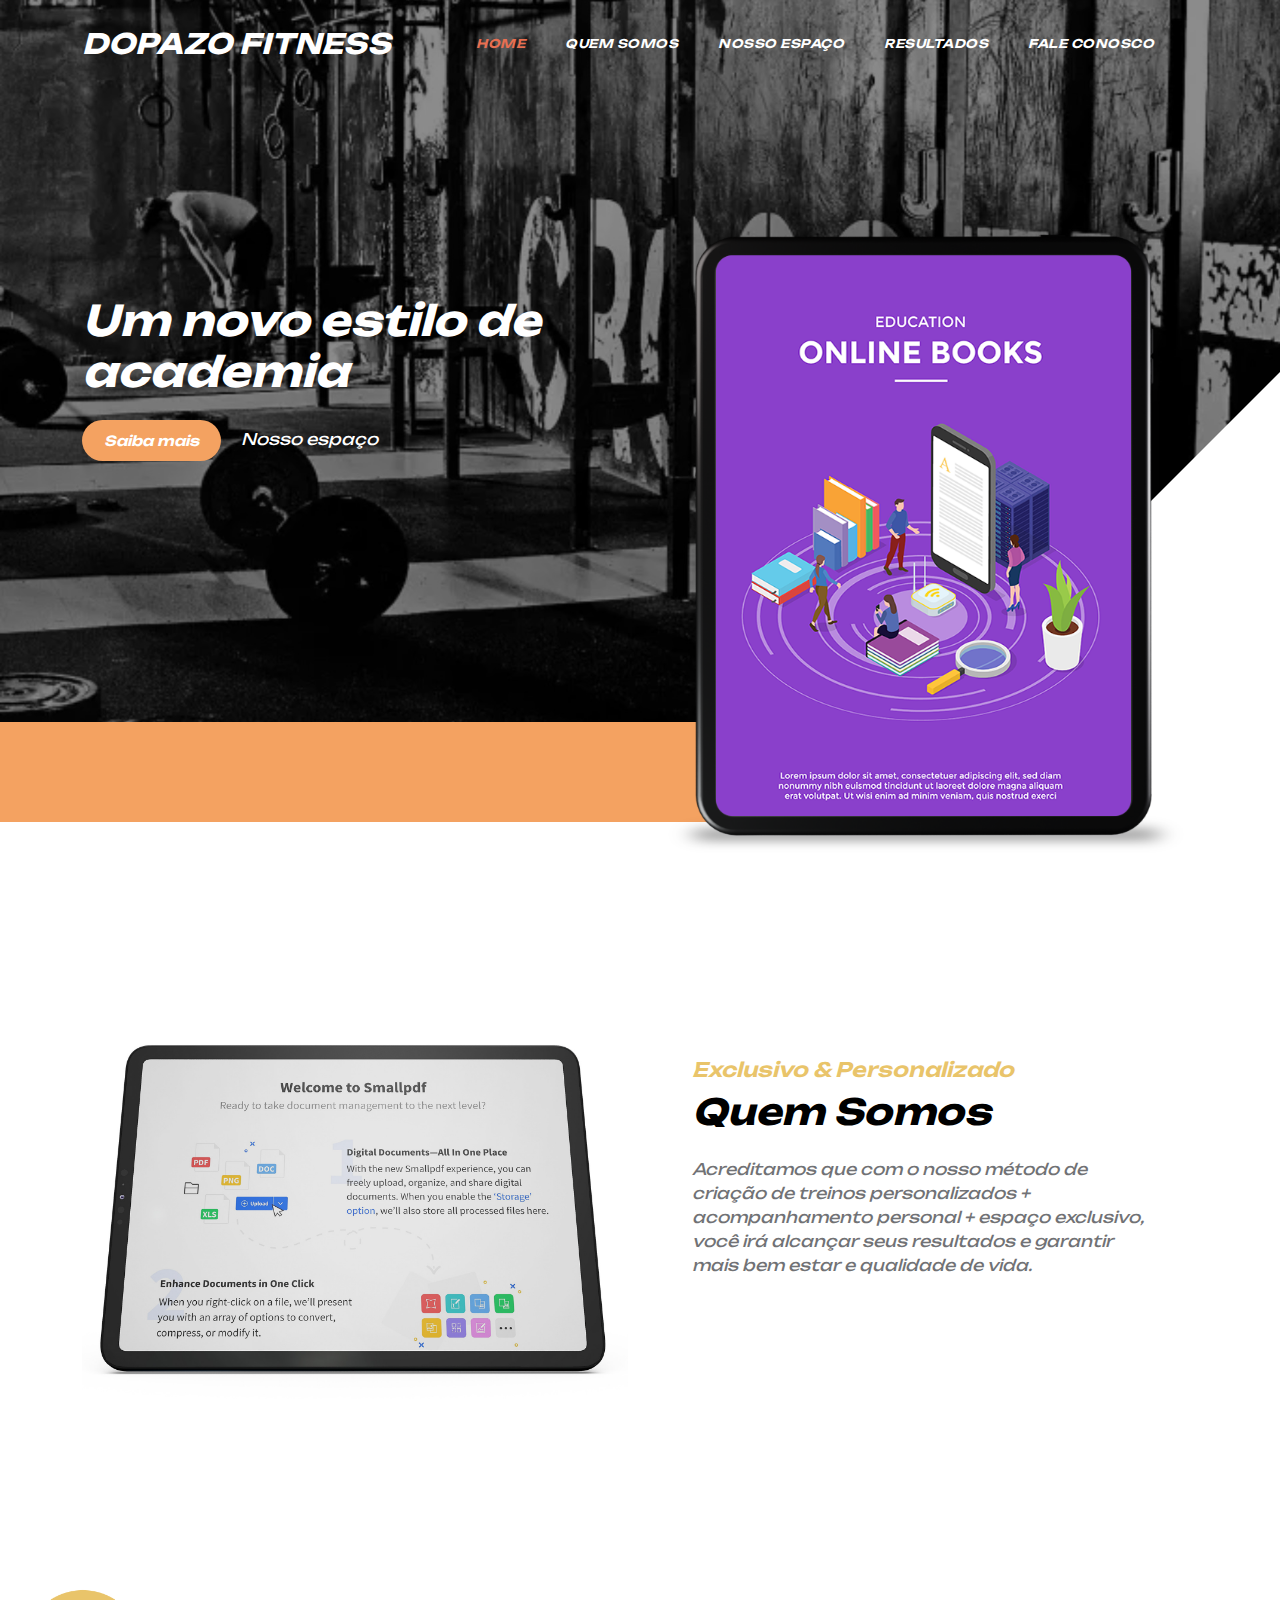
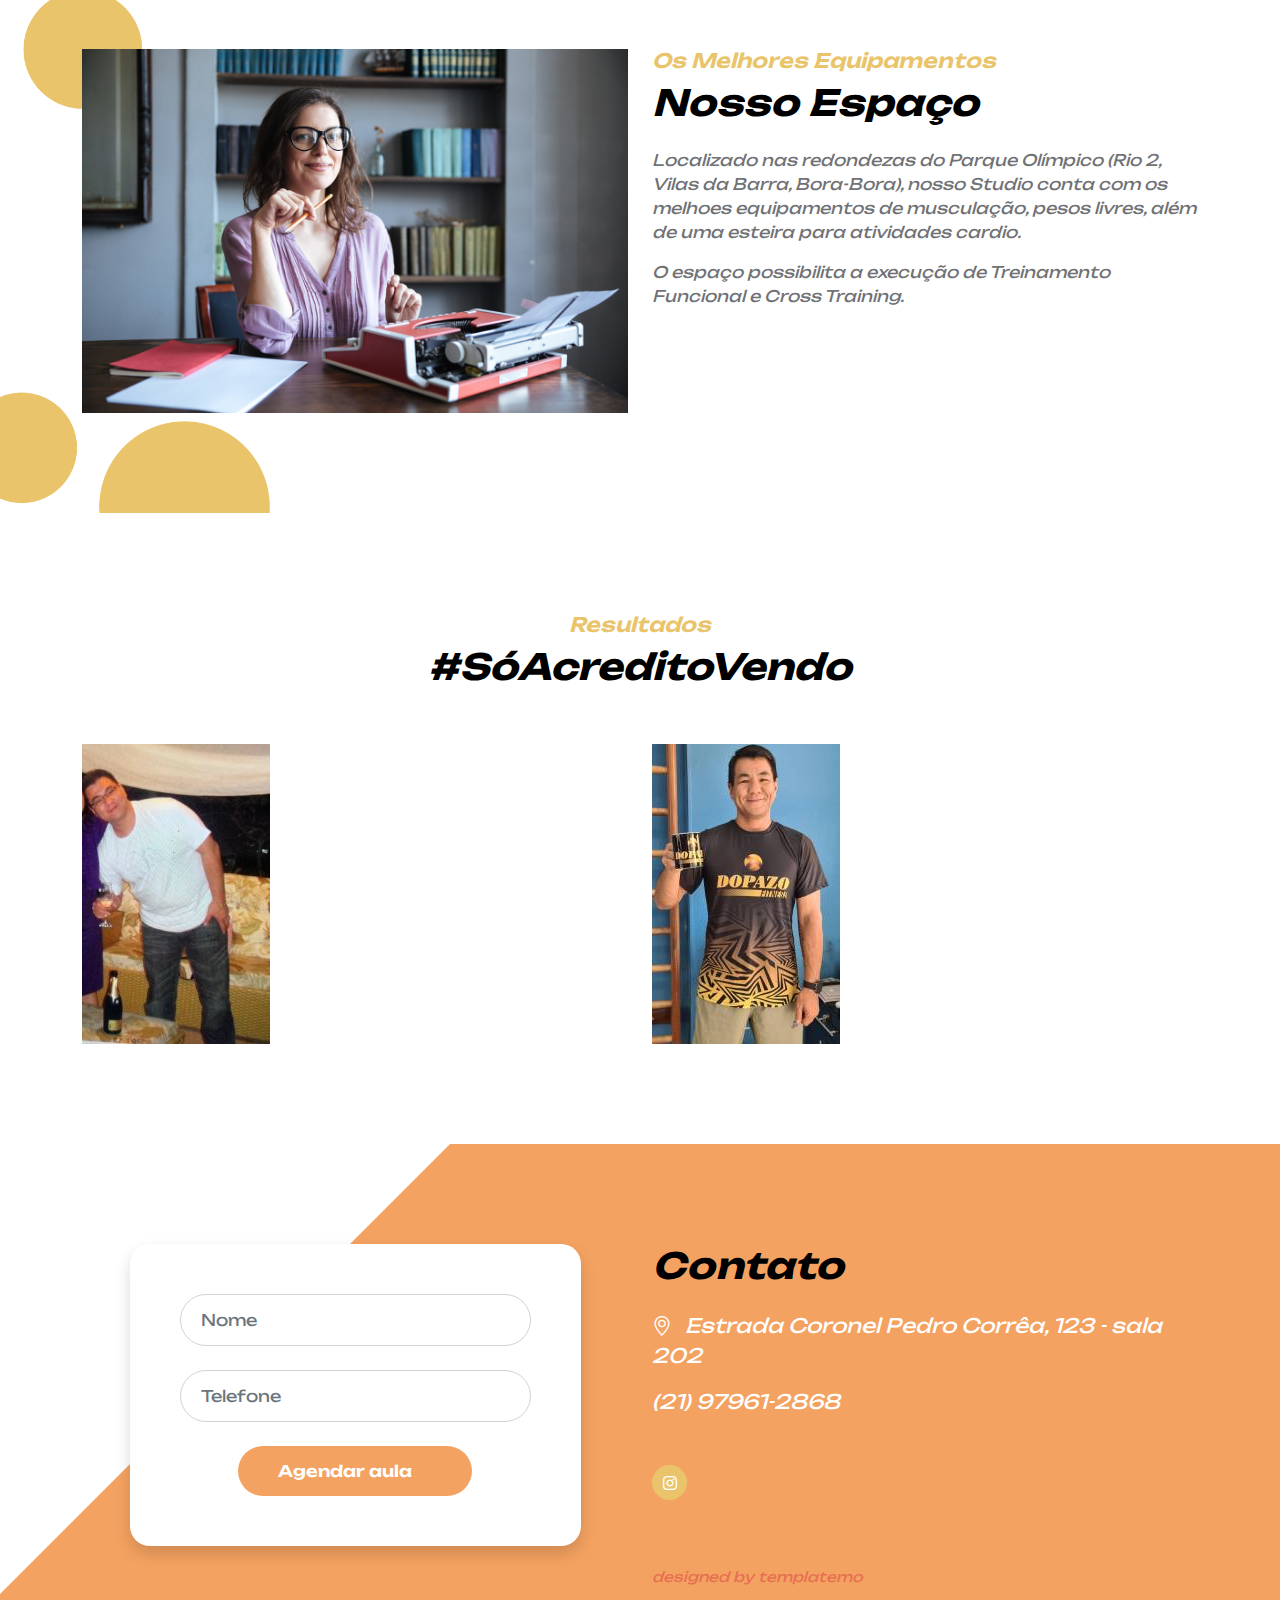
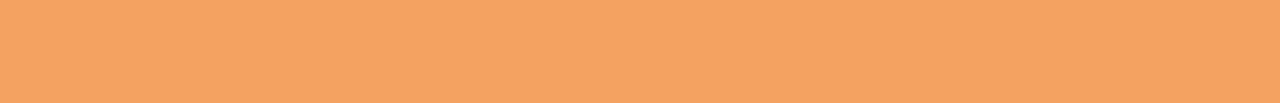
<file: index.html>
<!doctype html>
<html lang="pt-br">
    <head>
        
        <!-- Google tag (gtag.js) -->
<script async src="https://www.googletagmanager.com/gtag/js?id=G-5FXSZ45BBS"></script>
<script>
  window.dataLayer = window.dataLayer || [];
  function gtag(){dataLayer.push(arguments);}
  gtag('js', new Date());

  gtag('config', 'G-5FXSZ45BBS');
</script>

        <meta charset="utf-8">
        <meta name="viewport" content="width=device-width, initial-scale=1">

        <meta name="Dopazo Fitness é o melhor studio na região olímpica, com treinos personalizados para as suas necessidades." content="">
        <meta name="author" content="">

        <title>dopazo fitness</title>

        <!-- CSS FILES -->        
        <link rel="preconnect" href="https://fonts.googleapis.com">
        
        <link rel="preconnect" href="https://fonts.gstatic.com" crossorigin>

        <link href="https://fonts.googleapis.com/css2?family=Unbounded:wght@300;400;600;700&display=swap" rel="stylesheet">

        <link href="css/bootstrap.min.css" rel="stylesheet">

        <link href="css/bootstrap-icons.css" rel="stylesheet">

        <link href="css/templatemo-ebook-landing.css" rel="stylesheet">
<!--

TemplateMo 588 ebook landing

https://templatemo.com/tm-588-ebook-landing

-->
    </head>
    
    <body>

        <main>

            <nav class="navbar navbar-expand-lg">
                <div class="container">
                    <a class="navbar-brand" href="index.html">
                        <i class= </i>
                        <span>DOPAZO FITNESS
                        
                        </span>
                    </a>

            
    
                    <button class="navbar-toggler" type="button" data-bs-toggle="collapse" data-bs-target="#navbarNav" aria-controls="navbarNav" aria-expanded="false" aria-label="Toggle navigation">
                        <span class="navbar-toggler-icon"></span>
                    </button>
    
                    <div class="collapse navbar-collapse" id="navbarNav">
                        <ul class="navbar-nav ms-lg-auto me-lg-4">
                            <li class="nav-item">
                                <a class="nav-link click-scroll" href="#section_1">HOME</a>
                            </li>
    
                            <li class="nav-item">
                                <a class="nav-link click-scroll" href="#section_2">QUEM SOMOS</a>
                            </li>

                            <li class="nav-item">
                                <a class="nav-link click-scroll" href="#section_3">NOSSO ESPAÇO</a>
                            </li>

                            <li class="nav-item">
                                <a class="nav-link click-scroll" href="#section_4">RESULTADOS</a>
                            </li>

                            <li class="nav-item">
                                <a class="nav-link click-scroll" href="#section_5">FALE CONOSCO</a>
                            </li>
                        </ul>

                    </div>
                </div>
            </nav>
            

            <section class="hero-section d-flex justify-content-center align-items-center" id="section_1">
                <div class="container">
                    <div class="row">

                        <div class="col-lg-6 col-12 mb-5 pb-5 pb-lg-0 mb-lg-0">

                            

                            <h1 class="text-white mb-4">Um novo estilo de academia</h1>

                            <a href="#section_2" class="btn custom-btn smoothscroll me-3">Saiba mais</a>

                            <a href="#section_3" class="link link--kale smoothscroll">Nosso espaço</a>
                        </div>

                        <div class="hero-image-wrap col-lg-6 col-12 mt-3 mt-lg-0">
                            <img src="images/education-online-books.png" class="hero-image img-fluid" alt="education online books">
                        </div>

                    </div>
                </div>
            </section>


            <section class="featured-section">
                <div class="container">
                    <div class="row">

                    
                    </div>
                </div>
            </section>


            <section class="py-lg-5"></section>


            <section class="book-section section-padding" id="section_2">
                <div class="container">
                    <div class="row">

                        <div class="col-lg-6 col-12">
                            <img src="images/tablet-screen-contents.jpg" class="img-fluid" alt="">
                        </div>

                        <div class="col-lg-6 col-12">
                            <div class="book-section-info">
                                <h6>Exclusivo &amp; Personalizado</h6>


                                <h2 class="mb-4">Quem Somos</h2>

                                <p>Acreditamos que com o nosso método de criação de treinos personalizados + acompanhamento personal + espaço exclusivo, você irá alcançar seus resultados e garantir mais bem estar e qualidade de vida.</p>
                        
                            </div>
                        </div>

                    </div>
                </div>
            </section>
            
                                </div>
                            </div>
                        </div>

                    </div>
                </div>
            </section>


            <section class="author-section section-padding" id="section_3">
                <div class="container">
                    <div class="row">

                        <div class="col-lg-6 col-12">
                            <img src="images/portrait-mature-smiling-authoress-sitting-desk.jpg" class="img-fluid" alt="">
                        </div>

                        <div class="col-lg-6 col-12 mt-5 mt-lg-0">
                            <h6>Os Melhores Equipamentos</h6>

                            <h2 class="mb-4">Nosso Espaço</h2>

                            <p>Localizado nas redondezas do Parque Olímpico (Rio 2, Vilas da Barra, Bora-Bora), nosso Studio conta com os melhoes equipamentos de musculação, pesos livres, além de uma esteira para atividades cardio.</p>

                            <p>O espaço possibilita a execução de Treinamento Funcional e Cross Training.</p>
                        </div>

                    </div>
                </div>
            </section>


            <section class="reviews-section section-padding" id="section_4">
                <div class="container">
                    <div class="row">

                        <div class="col-lg-12 col-12 text-center mb-5">
                            <h6>Resultados</h6>

                            <h2> #SóAcreditoVendo</h2>
                        </div>
                        <div class="col-lg-6 col-6">
                            <img src="images/foto1.jpeg" class="img-fluid" alt="" >
                        </div>
                        <div class="col-lg-6 col-6">
                            <img src="images/foto2.jpg" class="img-fluid" alt="">
                        </div>
                    </section>
            <section class="contact-section section-padding" id="section_5">
                <div class="container">
                    <div class="row">

                        <div class="col-lg-5 col-12 mx-auto">
                            <form class="custom-form ebook-download-form bg-white shadow" action="mailto:dopazofitness@gmail.com" method="post" role="form">
                        

                                <div class="ebook-download-form-body">
                                    <div class="input-group mb-4">
                                        <input type="text" name="ebook-form-name" id="ebook-form-name" class="form-control" aria-label="ebook-form-name" aria-describedby="basic-addon1" placeholder="Nome" required>

                                        <span class="input-group-text" id="basic-addon1">
                                            <i class="custom-form-icon bi-person"></i>
                                        </span>
                                    </div>

                                    <div class="input-group mb-4">
                                        <input type="tel" name="ebook-email" id="ebook-email" pattern="[^ @]*@[^ @]*" class="form-control" placeholder="Telefone" aria-label="ebook-form-email" aria-describedby="basic-addon2" required="">

                                        <span class="input-group-text" id="basic-addon2">
                                        
                                        </span>
                                    </div>

                                    <div class="col-lg-8 col-md-10 col-8 mx-auto">
                                        <button type="submit" class="form-control">Agendar aula</button>
                                    </div>
                                </div>
                            </form>
                        </div>

                        <div class="col-lg-6 col-12">

                            <h2 class="mb-4">Contato</h2>

                            <p class="mb-3">
                                <i class="bi-geo-alt me-2"></i>
                                Estrada Coronel Pedro Corrêa, 123 - sala 202
                            </p>

                            <p class="mb-2">
                                <a href="tel: 010-020-0340" class="contact-link">
                                    (21) 97961-2868
                                </a>
                            </p>

                            
            
                                </a>
                            </p>

                            <h6 class="site-footer-title mt-5 mb-3"></h6>

                            <ul class="social-icon mb-4">
                                <li class="social-icon-item">
                                    <a href="https://www.instagram.com/dopazofitness/" class="social-icon-link bi-instagram"></a>
                                </li>

                                        </ul>

                            <p class="copyright-text">
                            <br><br><a rel="nofollow" href="https://templatemo.com" target="_blank">designed by templatemo</a></p>
                        </div>

                    </div>
                </div>
            </section>
        </main>

        <!-- JAVASCRIPT FILES -->
        <script src="js/jquery.min.js"></script>
        <script src="js/bootstrap.bundle.min.js"></script>
        <script src="js/jquery.sticky.js"></script>
        <script src="js/click-scroll.js"></script>
        <script src="js/custom.js"></script>

    </body>
</html>
</file>
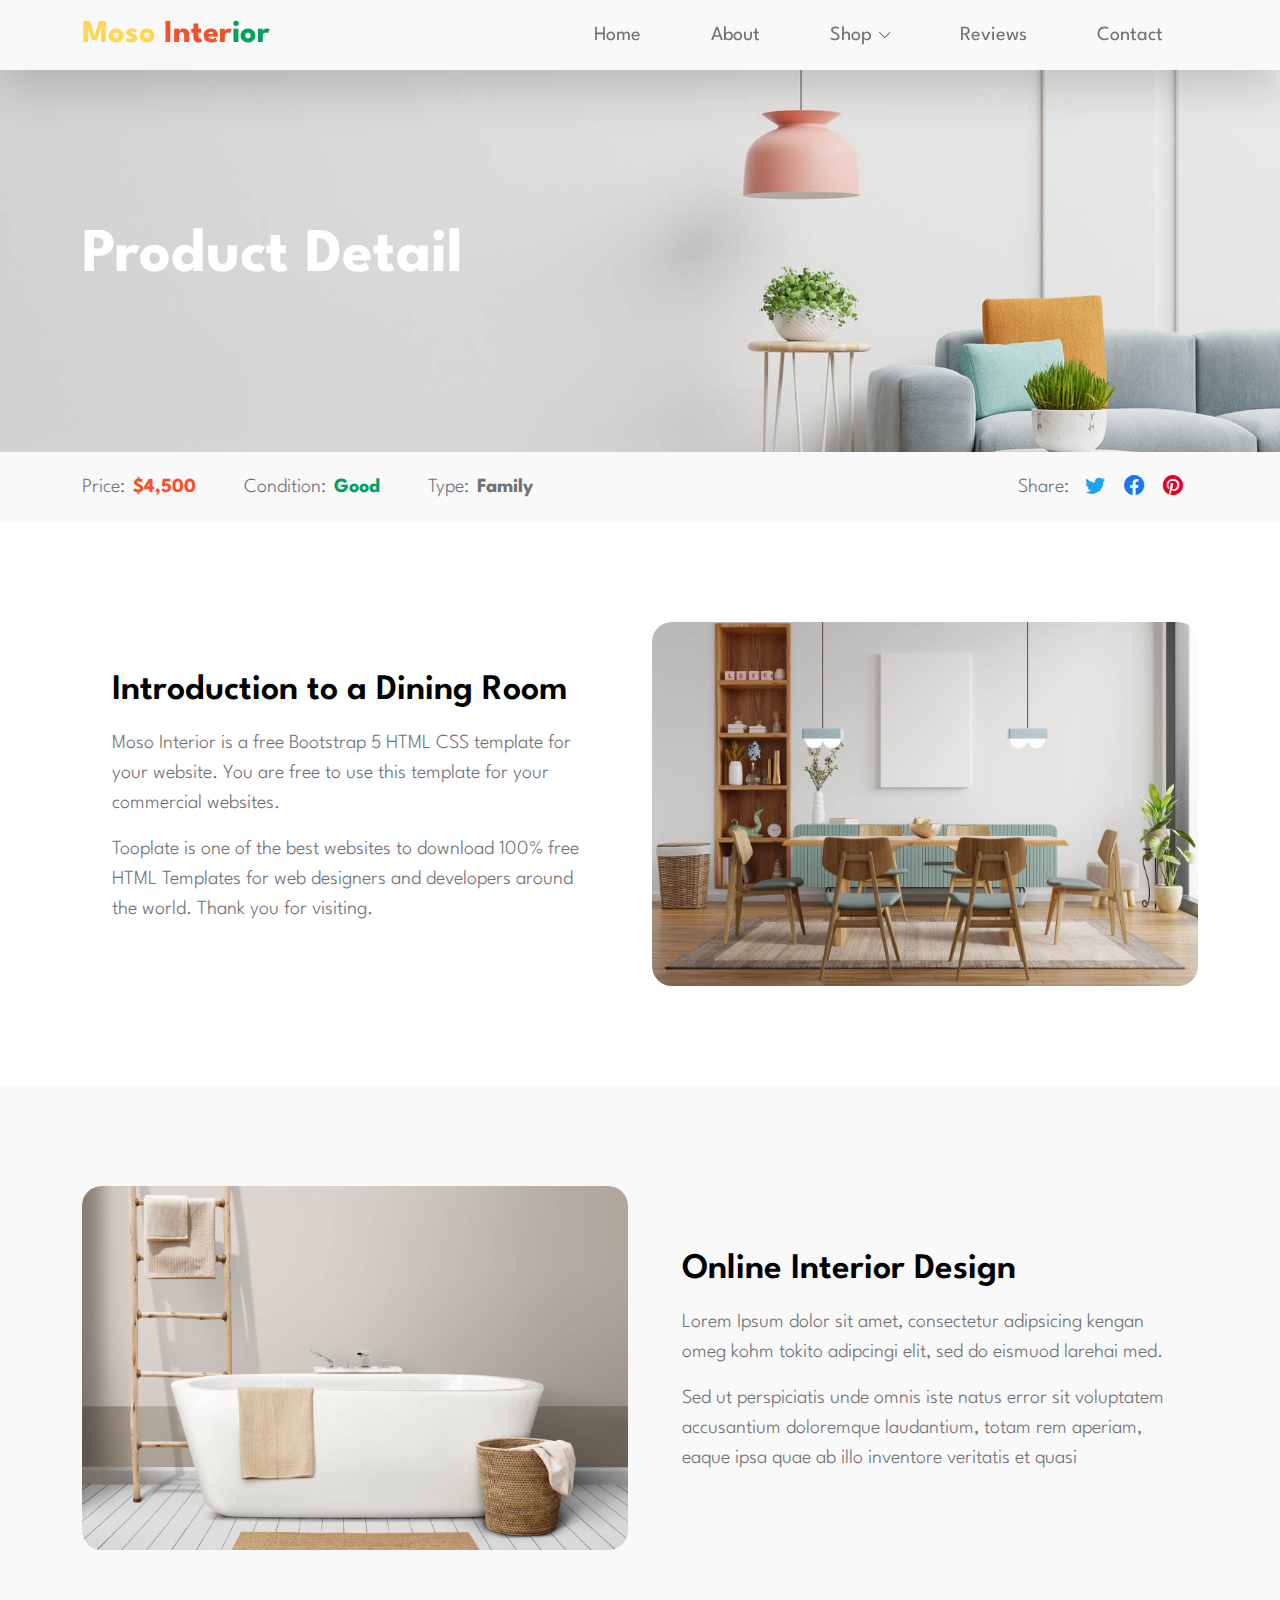
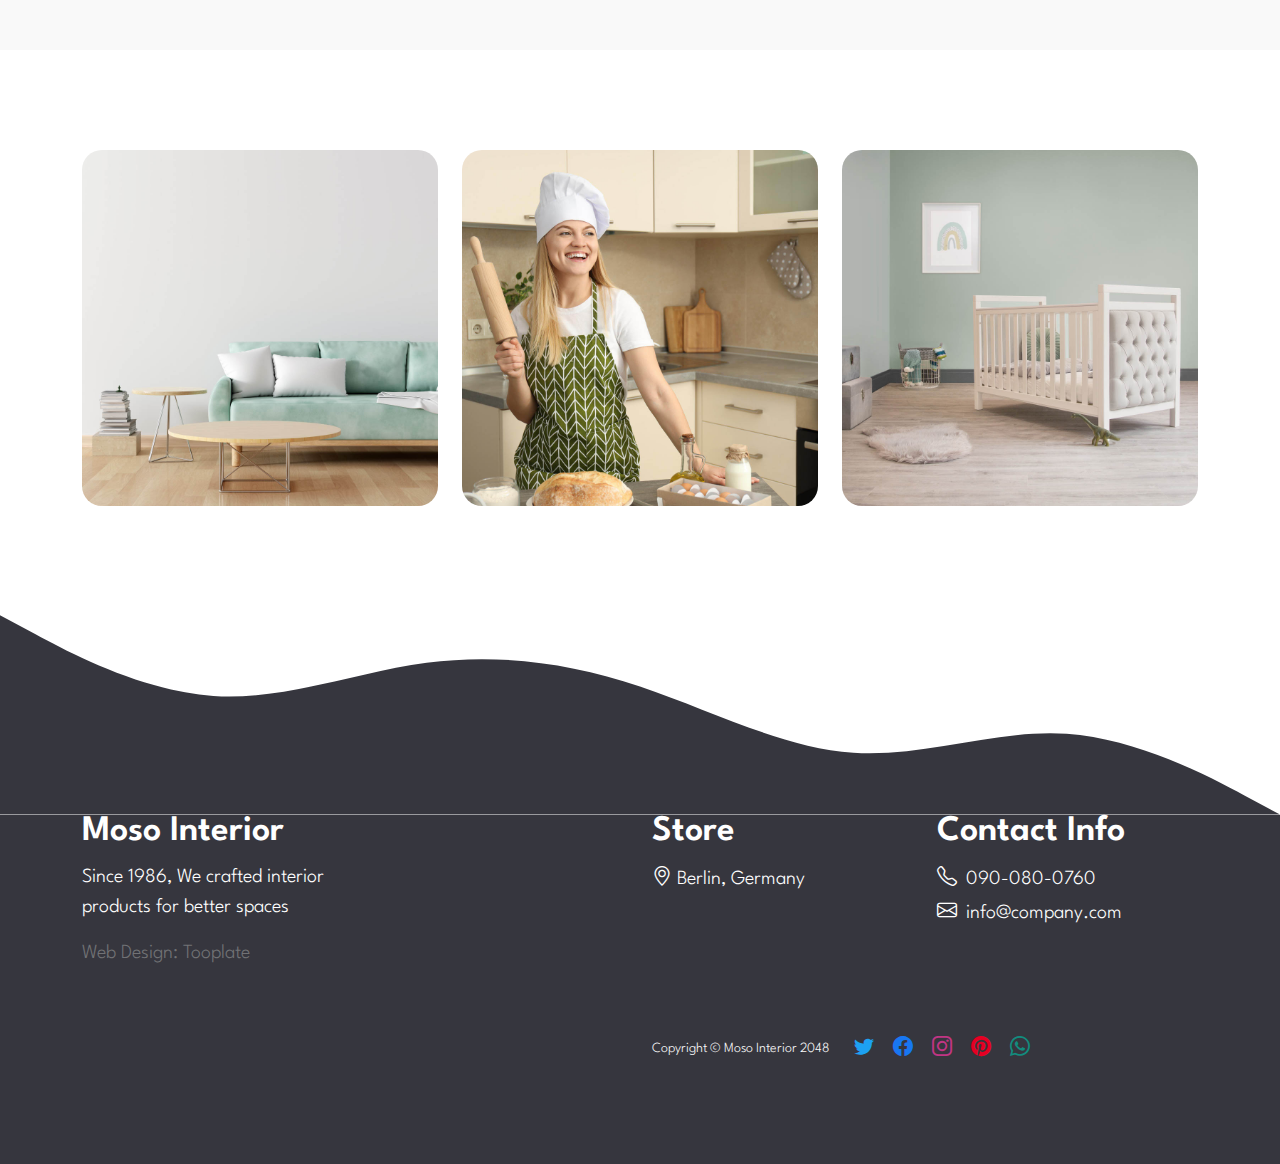
<file: shop-detail.html>
<!doctype html>
<html lang="en">
    <head>
        <meta charset="utf-8">
        <meta name="viewport" content="width=device-width, initial-scale=1">

        <meta name="description" content="">
        <meta name="author" content="Tooplate">

        <title>Moso Interior - Product Detail Page</title>

        <!-- CSS FILES -->
        <link rel="preconnect" href="https://fonts.googleapis.com">
        
        <link rel="preconnect" href="https://fonts.gstatic.com" crossorigin>

        <link href="https://fonts.googleapis.com/css2?family=League+Spartan:wght@100;300;400;600;700&display=swap" rel="stylesheet">

        <link href="css/bootstrap.min.css" rel="stylesheet">

        <link href="css/bootstrap-icons.css" rel="stylesheet">

        <link href="css/owl.carousel.min.css" rel="stylesheet">

        <link href="css/tooplate-moso-interior.css" rel="stylesheet">
<!--

Tooplate 2133 Moso Interior

https://www.tooplate.com/view/2133-moso-interior

Bootstrap 5 HTML CSS Template

-->
    </head>
    
    <body class="shop-detail-page">

        <nav class="navbar navbar-expand-lg bg-light fixed-top shadow-lg">
            <div class="container">
                <a class="navbar-brand" href="index.html">Moso <span class="tooplate-red">Inter</span><span class="tooplate-green">ior</span></a>

                <button class="navbar-toggler" type="button" data-bs-toggle="collapse" data-bs-target="#navbarNav" aria-controls="navbarNav" aria-expanded="false" aria-label="Toggle navigation">
                    <span class="navbar-toggler-icon"></span>
                </button>

                <div class="collapse navbar-collapse" id="navbarNav">
                    <ul class="navbar-nav ms-auto">
                        <li class="nav-item">
                            <a class="nav-link click-scroll" href="index.html#section_1">Home</a>
                        </li>

                        <li class="nav-item">
                            <a class="nav-link click-scroll" href="index.html#section_2">About</a>
                        </li>

                        <li class="nav-item dropdown">
                            <a class="nav-link dropdown-toggle click-scroll" href="index.html#section_3" id="navbarLightDropdownMenuLink" role="button" data-bs-toggle="dropdown" aria-expanded="false">Shop</a>

                            <ul class="dropdown-menu dropdown-menu-light" aria-labelledby="navbarLightDropdownMenuLink">
                                <li><a class="dropdown-item" href="shop-listing.html">Shop Listing</a></li>

                                <li><a class="dropdown-item active" href="shop-detail.html">Shop Detail</a></li>
                            </ul>
                        </li>

                        <li class="nav-item">
                            <a class="nav-link click-scroll" href="index.html#section_4">Reviews</a>
                        </li>

                        <li class="nav-item">
                            <a class="nav-link click-scroll" href="index.html#section_5">Contact</a>
                        </li>
                    </ul>
                </div>
            </div>
        </nav>

        <main>

            <header class="site-header d-flex justify-content-center align-items-center">
                <div class="container">
                    <div class="row">

                        <div class="col-lg-12 col-12">
                            <h1 class="text-white">Product Detail</h1>
                        </div>

                    </div>
                </div>
            </header>

            <section class="shop-detail-bar section-bg">
                <div class="container">
                    <div class="row">

                        <div class="col-lg-7 col-md-8 col-12 d-flex">
                            <p class="shop-detail-bar-wrap d-flex flex-wrap mb-0">
                                <span class="me-2">Price:</span>

                                <strong class="shop-pricing-text">$4,500</strong>
                            </p>

                            <p class="shop-detail-bar-wrap d-flex flex-wrap ms-lg-5 ms-4 mb-0">
                                <span class="me-2">Condition:</span>

                                <strong class="shop-condition-text">Good</strong>
                            </p>

                            <p class="shop-detail-bar-wrap d-flex flex-wrap ms-lg-5 ms-4 mb-0">
                                <span class="me-2">Type:</span>

                                <strong>Family</strong>
                            </p>
                        </div>

                        <div class="col-lg-5 col-md-4 col-12 social-share d-flex align-items-center ms-lg-auto mt-3 mt-lg-0 mt-md-0">
                            <p class="mb-0 me-3 ms-lg-auto ms-md-auto">Share:</p>

                            <ul class="social-icon">
                                <li class="social-icon-item">
                                    <a href="#" class="social-icon-link social-icon-twitter bi-twitter"></a>
                                </li>

                                <li class="social-icon-item">
                                    <a href="#" class="social-icon-link social-icon-facebook bi-facebook"></a>
                                </li>

                                <li class="social-icon-item">
                                    <a href="#" class="social-icon-link social-icon-pinterest bi-pinterest"></a>
                                </li>
                            </ul>
                        </div>
                    </div>
                </div>
            </section>

            <section class="shop-detail-section section-padding">
                <div class="container">
                    <div class="row">

                        <div class="col-lg-6 col-12 m-auto">
                            <div class="custom-block shop-detail-custom-block">
                                <h3 class="mb-3">Introduction to a Dining Room</h3>

                                <p>Moso Interior is a free Bootstrap 5 HTML CSS template for your website. You are free to use this template for your commercial websites.</p>

                                <p>Tooplate is one of the best websites to download 100% free HTML Templates for web designers and developers around the world. Thank you for visiting.</p>
                            </div>
                        </div>

                        <div class="col-lg-6 col-12">
                            <div class="shop-image-wrap">
                                <img src="images/shop/mock-up-poster-modern-dining-room-interior-design-with-white-empty-wall.jpg" class="shop-image img-fluid" alt="">
                            </div>
                        </div>

                    </div>
                </div>
            </section>

            <section class="shop-detail-section section-padding section-bg">
                <div class="container">
                    <div class="row">

                        <div class="col-lg-6 col-12">
                            <div class="shop-image-wrap">
                                <img src="images/shop/minimal-bathroom-interior-design-with-wooden-furniture.jpg" class="shop-image img-fluid" alt="">
                            </div>
                        </div>

                        <div class="col-lg-6 col-12 m-auto">
                            <div class="custom-block shop-detail-custom-block">
                                <h3 class="mb-3">Online Interior Design</h3>

                                <p>Lorem Ipsum dolor sit amet, consectetur adipsicing kengan omeg kohm tokito adipcingi elit, sed do eismuod larehai med.</p>

                                <p>Sed ut perspiciatis unde omnis iste natus error sit voluptatem accusantium doloremque laudantium, totam rem aperiam, eaque ipsa quae ab illo inventore veritatis et quasi</p>
                            </div>
                        </div>

                    </div>
                </div>
            </section>

            <section class="shop-detail-section section-padding pb-0">
                <div class="container">
                    <div class="row">

                        <div class="col-lg-4 col-12">
                            <div class="shop-thumb">
                                <div class="shop-image-wrap">
                                    <img src="images/shop/green-sofa-white-living-room-with-blank-table-mockup.jpg" class="shop-image img-fluid" alt="">
                                </div>
                            </div>
                        </div>

                        <div class="col-lg-4 col-12">
                            <div class="shop-thumb">
                                <div class="shop-image-wrap">
                                    <img src="images/shop/concept-home-cooking-with-female-chef.jpg" class="shop-image img-fluid" alt="">
                                </div>
                            </div>
                        </div>

                        <div class="col-lg-4 col-12">
                            <div class="shop-thumb">
                                <div class="shop-image-wrap">
                                    <img src="images/shop/childrens-bed-nursery-cot-velvet-childrens-room.jpg" class="shop-image img-fluid" alt="">
                                </div>
                            </div>
                        </div>

                    </div>
                </div>
            </section>

            <svg xmlns="http://www.w3.org/2000/svg" viewBox="0 0 1440 320"><path fill="#36363e" fill-opacity="1" d="M0,96L40,117.3C80,139,160,181,240,186.7C320,192,400,160,480,149.3C560,139,640,149,720,176C800,203,880,245,960,250.7C1040,256,1120,224,1200,229.3C1280,235,1360,277,1400,298.7L1440,320L1440,320L1400,320C1360,320,1280,320,1200,320C1120,320,1040,320,960,320C880,320,800,320,720,320C640,320,560,320,480,320C400,320,320,320,240,320C160,320,80,320,40,320L0,320Z"></path></svg>

        </main>

        <footer class="site-footer section-padding">
            <div class="container">
                <div class="row">

                    <div class="col-lg-3 col-md-5 col-12 mb-3">
                        <h3><a href="index.html" class="custom-link mb-1">Moso Interior</a></h3>

                        <p class="text-white">Since 1986, We crafted interior products for better spaces</p>
                        
                        <p class="text-white"><a href="https://www.tooplate.com/free-templates" target="_parent">Web Design: Tooplate</a></p>
                    </div>

                    <div class="col-lg-3 col-md-3 col-12 ms-lg-auto mb-3">
                        <h3 class="text-white mb-3">Store</h3>

                        <p class="text-white mt-2">
                            <i class="bi-geo-alt"></i>
                            Berlin, Germany
                        </p>
                    </div>

                    <div class="col-lg-3 col-md-4 col-12 mb-3">
                        <h3 class="text-white mb-3">Contact Info</h3>

                            <p class="text-white mb-1">
                                <i class="bi-telephone me-1"></i>

                                <a href="tel: 090-080-0760" class="text-white">
                                    090-080-0760
                                </a>
                            </p>

                            <p class="text-white mb-0">
                                <i class="bi-envelope me-1"></i>

                                <a href="mailto:info@company.com" class="text-white">
                                    info@company.com
                                </a>
                            </p>
                    </div>

                    <div class="col-lg-6 col-md-7 copyright-text-wrap col-12 d-flex flex-wrap align-items-center mt-4 ms-auto">
                        <p class="copyright-text mb-0 me-4">Copyright © Moso Interior 2048</p>

                        <ul class="social-icon">
                            <li class="social-icon-item">
                                <a href="#" class="social-icon-link social-icon-twitter bi-twitter"></a>
                            </li>

                            <li class="social-icon-item">
                                <a href="#" class="social-icon-link social-icon-facebook bi-facebook"></a>
                            </li>

                            <li class="social-icon-item">
                                <a href="#" class="social-icon-link social-icon-instagram bi-instagram"></a>
                            </li>

                            <li class="social-icon-item">
                                <a href="#" class="social-icon-link social-icon-pinterest bi-pinterest"></a>
                            </li>

                            <li class="social-icon-item">
                                <a href="#" class="social-icon-link social-icon-whatsapp bi-whatsapp"></a>
                            </li>
                        </ul>
                    </div>

                </div>
            </div>
        </footer>

        <!-- JAVASCRIPT FILES -->
        <script src="js/jquery.min.js"></script>
        <script src="js/bootstrap.min.js"></script>
        <script src="js/click-scroll.js"></script>
        <script src="js/jquery.backstretch.min.js"></script>
        <script src="js/owl.carousel.min.js"></script>
        <script src="js/custom.js"></script>

    </body>
</html>
</file>
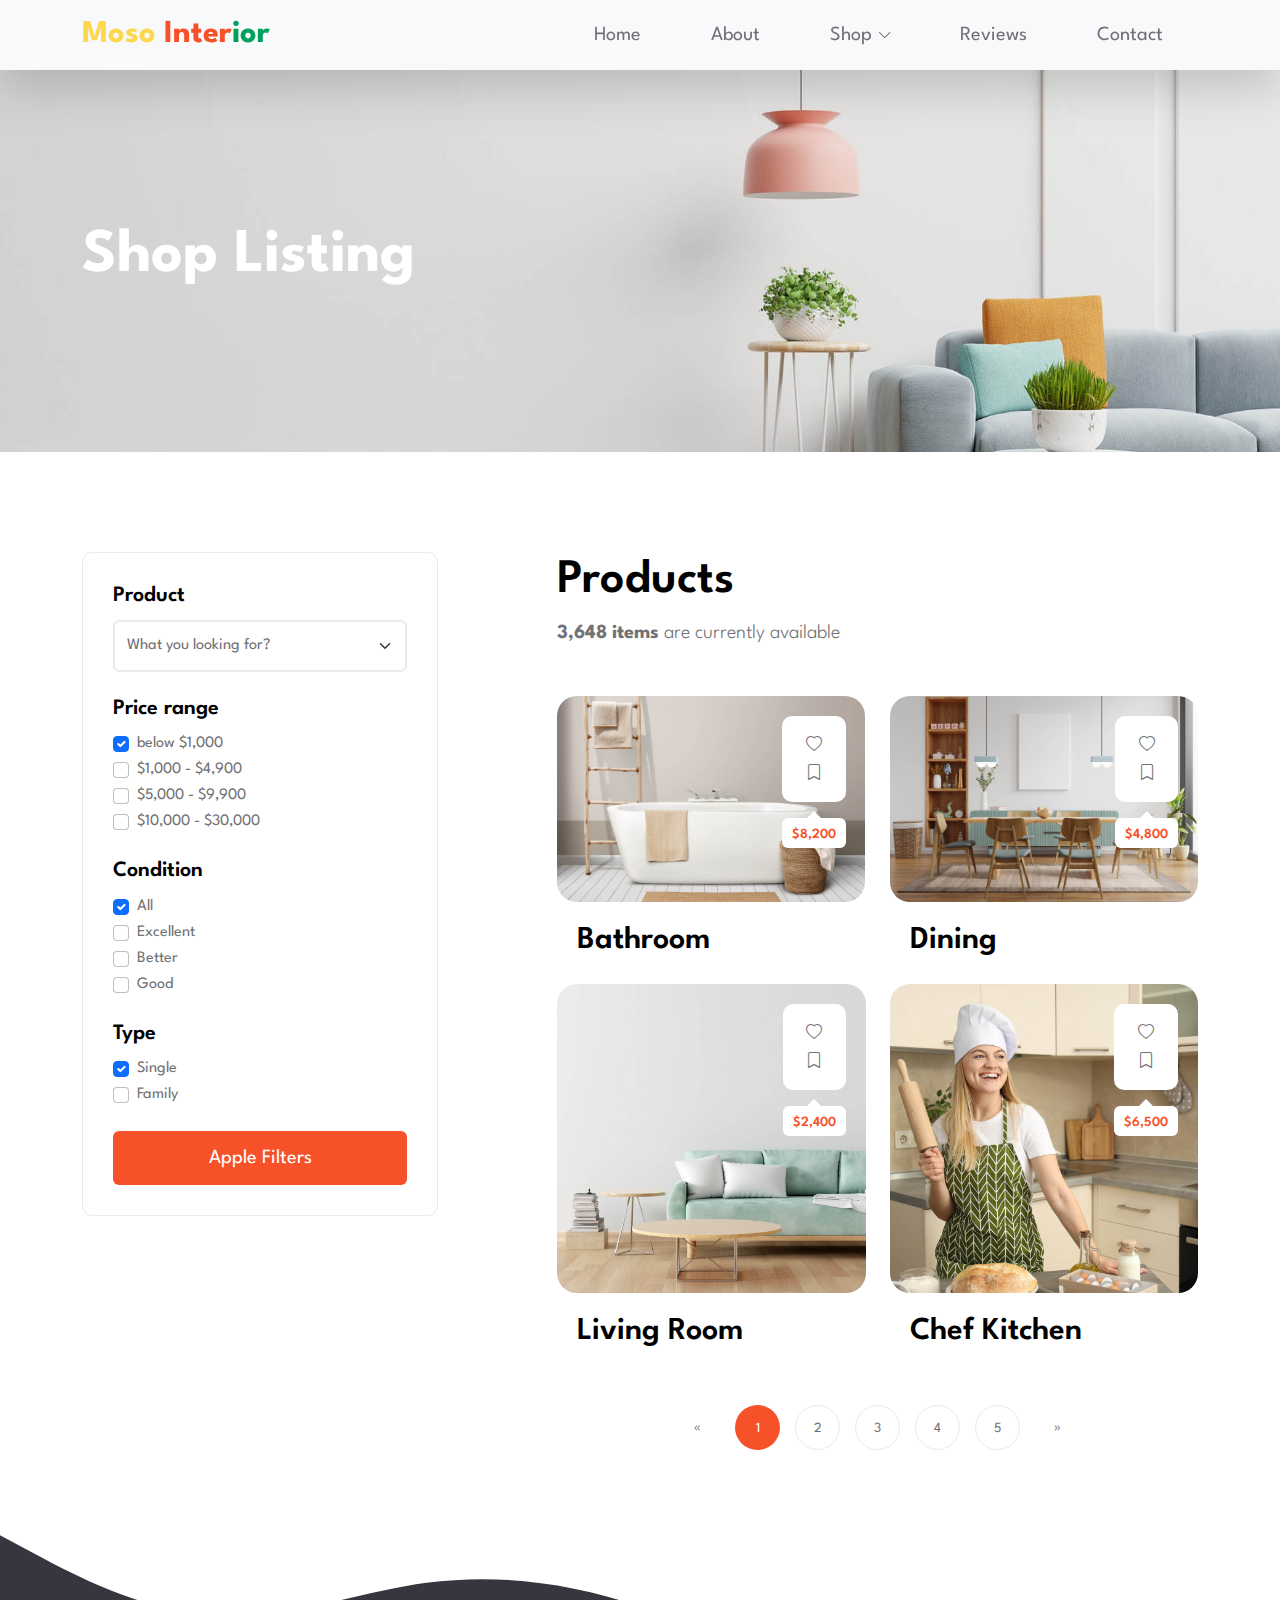
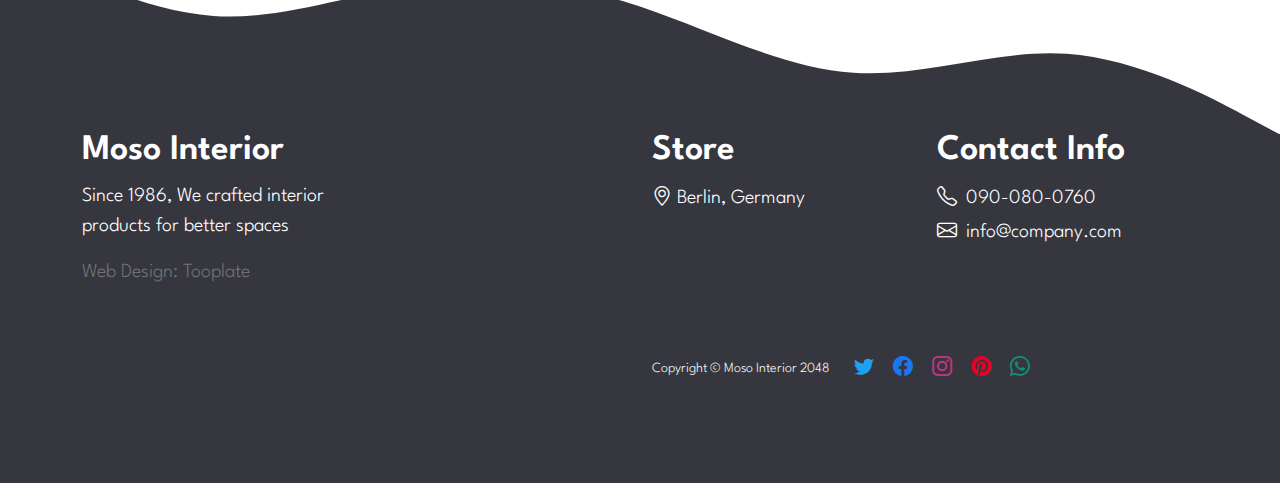
<file: shop-listing.html>
<!doctype html>
<html lang="en">
    <head>
        <meta charset="utf-8">
        <meta name="viewport" content="width=device-width, initial-scale=1">

        <meta name="description" content="">
        <meta name="author" content="Tooplate">

        <title>Moso Interior - Product Listing Page</title>

        <!-- CSS FILES -->
        <link rel="preconnect" href="https://fonts.googleapis.com">
        
        <link rel="preconnect" href="https://fonts.gstatic.com" crossorigin>

        <link href="https://fonts.googleapis.com/css2?family=League+Spartan:wght@100;300;400;600;700&display=swap" rel="stylesheet">

        <link href="css/bootstrap.min.css" rel="stylesheet">

        <link href="css/bootstrap-icons.css" rel="stylesheet">

        <link href="css/owl.carousel.min.css" rel="stylesheet">

        <link href="css/tooplate-moso-interior.css" rel="stylesheet">
<!--

Tooplate 2133 Moso Interior

https://www.tooplate.com/view/2133-moso-interior

Bootstrap 5 HTML CSS Template

-->
    </head>
    
    <body class="shop-listing-page">

        <nav class="navbar navbar-expand-lg bg-light fixed-top shadow-lg">
            <div class="container">
                <a class="navbar-brand" href="index.html">Moso <span class="tooplate-red">Inter</span><span class="tooplate-green">ior</span></a>

                <button class="navbar-toggler" type="button" data-bs-toggle="collapse" data-bs-target="#navbarNav" aria-controls="navbarNav" aria-expanded="false" aria-label="Toggle navigation">
                    <span class="navbar-toggler-icon"></span>
                </button>

                <div class="collapse navbar-collapse" id="navbarNav">
                    <ul class="navbar-nav ms-auto">
                        <li class="nav-item">
                            <a class="nav-link click-scroll" href="index.html#section_1">Home</a>
                        </li>

                        <li class="nav-item">
                            <a class="nav-link click-scroll" href="index.html#section_2">About</a>
                        </li>

                        <li class="nav-item dropdown">
                            <a class="nav-link dropdown-toggle click-scroll" href="index.html#section_3" id="navbarLightDropdownMenuLink" role="button" data-bs-toggle="dropdown" aria-expanded="false">Shop</a>

                            <ul class="dropdown-menu dropdown-menu-light" aria-labelledby="navbarLightDropdownMenuLink">
                                <li><a class="dropdown-item active" href="shop-listing.html">Shop Listing</a></li>

                                <li><a class="dropdown-item" href="shop-detail.html">Shop Detail</a></li>
                            </ul>
                        </li>

                        <li class="nav-item">
                            <a class="nav-link click-scroll" href="index.html#section_4">Reviews</a>
                        </li>

                        <li class="nav-item">
                            <a class="nav-link click-scroll" href="index.html#section_5">Contact</a>
                        </li>
                    </ul>
                </div>
            </div>
        </nav>

        <main>

            <header class="site-header d-flex justify-content-center align-items-center">
                <div class="container">
                    <div class="row">

                        <div class="col-lg-12 col-12">
                            <h1 class="text-white">Shop Listing</h1>
                        </div>

                    </div>
                </div>
            </header>

            <section class="shop-section section-padding">
                <div class="container">
                    <div class="row">

                        <div class="col-lg-4 col-md-5 col-12 me-auto mb-5">
                            <form class="custom-form filter-form" action="#" method="get" role="form">
                                <div class="">
                                    <h6 class="filter-form-small-title">Product</h6>

                                    <select name="looking-for" class="form-select form-control" id="looking-for" aria-label="Default select example">
                                        <option value="0" selected>What you looking for?</option>
                                        <option value="1">Bathroom</option>
                                        <option value="2">Dining</option>
                                        <option value="3">Living Room</option>
                                        <option value="4">Children Bedroom</option>
                                        <option value="5">Kitchen</option>
                                    </select>
                                </div>

                                <div class="mt-4">
                                    <h6 class="filter-form-small-title">Price range</h6>

                                    <div class="form-check">
                                        <input name="price-range[]" type="checkbox" class="form-check-input" id="PriceCheckOne" value="500" checked>
                                        
                                        <label class="form-check-label" for="PriceCheckOne">below $1,000</label>
                                    </div>

                                    <div class="form-check">
                                        <input name="price-range[]" type="checkbox" class="form-check-input" id="PriceCheckTwo" value="1000">
                                        
                                        <label class="form-check-label" for="PriceCheckTwo">$1,000 - $4,900</label>
                                    </div>
                                    
                                    <div class="form-check">
                                        <input name="price-range[]" type="checkbox" class="form-check-input" id="PriceCheckTwo" value="5000">
                                        
                                        <label class="form-check-label" for="PriceCheckTwo">$5,000 - $9,900</label>
                                    </div>

                                    <div class="form-check">
                                        <input name="price-range[]" type="checkbox" class="form-check-input" id="PriceCheckThree" value="10000">
                                        
                                        <label class="form-check-label" for="PriceCheckThree">$10,000 - $30,000</label>
                                    </div>
                                </div>

                                <div class="mt-4">
                                    <h6 class="filter-form-small-title">Condition</h6>

                                    <div class="form-check">
                                        <input name="condition[]" type="checkbox" class="form-check-input" id="ConditionCheckOne" value="all" checked>
                                        
                                        <label class="form-check-label" for="ConditionCheckOne">All</label>
                                    </div>

                                    <div class="form-check">
                                        <input name="condition[]" type="checkbox" class="form-check-input" id="ConditionCheckTwo" value="excellent">
                                        
                                        <label class="form-check-label" for="ConditionCheckTwo">Excellent</label>
                                    </div>

                                    <div class="form-check">
                                        <input name="condition[]" type="checkbox" class="form-check-input" id="ConditionCheckThree" value="better">
                                        
                                        <label class="form-check-label" for="ConditionCheckThree">Better</label>
                                    </div>

                                    <div class="form-check">
                                        <input name="condition[]" type="checkbox" class="form-check-input" id="ConditionCheckFour" value="good">
                                        
                                        <label class="form-check-label" for="ConditionCheckFour">Good</label>
                                    </div>
                                </div>

                                <div class="mt-4">
                                    <h6 class="filter-form-small-title">Type</h6>

                                    <div class="form-check">
                                        <input name="condition[]" type="checkbox" class="form-check-input" id="TypeCheckOne" value="" checked>
                                        
                                        <label class="form-check-label" for="TypeCheckOne">Single</label>
                                    </div>

                                    <div class="form-check">
                                        <input name="condition[]" type="checkbox" class="form-check-input" id="TypeCheckTwo" value="">
                                        
                                        <label class="form-check-label" for="TypeCheckTwo">Family</label>
                                    </div>
                                </div>

                                <div class="mt-4">
                                    <button type="submit" class="form-control">Apple Filters</button>
                                </div>
                            </form>
                        </div>

                        <div class="col-lg-7 col-md-6 col-12">
                            <h2>Products</h2>

                            <p class="mb-5"><strong>3,648 items</strong> are currently available</p>

                            <div class="row">

                                <div class="col-lg-6 col-12">
                                    <div class="shop-thumb">
                                        <div class="shop-image-wrap">
                                            <a href="shop-detail.html">
                                                <img src="images/shop/minimal-bathroom-interior-design-with-wooden-furniture.jpg" class="shop-image img-fluid" alt="">
                                            </a>

                                            <div class="shop-icons-wrap">
                                                <div class="shop-icons d-flex flex-column align-items-center">
                                                    <a href="#" class="shop-icon bi-heart"></a>

                                                    <a href="#" class="shop-icon bi-bookmark"></a>
                                                </div>

                                                <p class="shop-pricing mb-0 mt-3">
                                                    <span class="badge custom-badge">$8,200</span>
                                                </p>
                                            </div>

                                            <div class="shop-btn-wrap">
                                                <a href="shop-detail.html" class="shop-btn custom-btn btn d-flex align-items-center align-items-center">Learn more</a>
                                            </div>
                                        </div>

                                        <div class="shop-body">
                                            <h4>Bathroom</h4>
                                        </div>
                                    </div>
                                </div>

                                <div class="col-lg-6 col-12">
                                    <div class="shop-thumb">
                                        <div class="shop-image-wrap">
                                            <a href="shop-detail.html">
                                                <img src="images/shop/mock-up-poster-modern-dining-room-interior-design-with-white-empty-wall.jpg" class="shop-image img-fluid" alt="">
                                            </a>

                                            <div class="shop-icons-wrap">
                                                <div class="shop-icons d-flex flex-column align-items-center">
                                                    <a href="#" class="shop-icon bi-heart"></a>

                                                    <a href="#" class="shop-icon bi-bookmark"></a>
                                                </div>

                                                <p class="shop-pricing mb-0 mt-3">
                                                    <span class="badge custom-badge">$4,800</span>
                                                </p>
                                            </div>

                                            <div class="shop-btn-wrap">
                                                <a href="shop-detail.html" class="shop-btn custom-btn btn d-flex align-items-center align-items-center">Learn more</a>
                                            </div>
                                        </div>

                                        <div class="shop-body">
                                            <h4>Dining</h4>
                                        </div>
                                    </div>
                                </div>

                                <div class="col-lg-6 col-12">
                                    <div class="shop-thumb">
                                        <div class="shop-image-wrap">
                                            <a href="shop-detail.html">
                                                <img src="images/shop/green-sofa-white-living-room-with-blank-table-mockup.jpg" class="shop-image img-fluid" alt="">
                                            </a>

                                            <div class="shop-icons-wrap">
                                                <div class="shop-icons d-flex flex-column align-items-center">
                                                    <a href="#" class="shop-icon bi-heart"></a>

                                                    <a href="#" class="shop-icon bi-bookmark"></a>
                                                </div>

                                                <p class="shop-pricing mb-0 mt-3">
                                                    <span class="badge custom-badge">$2,400</span>
                                                </p>
                                            </div>

                                            <div class="shop-btn-wrap">
                                                <a href="shop-detail.html" class="shop-btn custom-btn btn d-flex align-items-center align-items-center">Learn more</a>
                                            </div>
                                        </div>

                                        <div class="shop-body">
                                            <h4>Living Room</h4>
                                        </div>
                                    </div>
                                </div>

                                <div class="col-lg-6 col-12">
                                    <div class="shop-thumb">
                                        <div class="shop-image-wrap">
                                            <a href="shop-detail.html">
                                                <img src="images/shop/concept-home-cooking-with-female-chef.jpg" class="shop-image img-fluid" alt="">
                                            </a>

                                            <div class="shop-icons-wrap">
                                                <div class="shop-icons d-flex flex-column align-items-center">
                                                    <a href="#" class="shop-icon bi-heart"></a>

                                                    <a href="#" class="shop-icon bi-bookmark"></a>
                                                </div>

                                                <p class="shop-pricing mb-0 mt-3">
                                                    <span class="badge custom-badge">$6,500</span>
                                                </p>
                                            </div>

                                            <div class="shop-btn-wrap">
                                                <a href="shop-detail.html" class="shop-btn custom-btn btn d-flex align-items-center align-items-center">Learn more</a>
                                            </div>
                                        </div>

                                        <div class="shop-body">
                                            <h4>Chef Kitchen</h4>
                                        </div>
                                    </div>
                                </div>

                                <nav aria-label="Page navigation example">
                                    <ul class="pagination justify-content-center">
                                        <li class="page-item">
                                            <a class="page-link" href="#" aria-label="Previous">
                                                <span aria-hidden="true">&laquo;</span>
                                            </a>
                                        </li>

                                        <li class="page-item active" aria-current="page">
                                            <a class="page-link" href="#">1</a>
                                        </li>
                                        
                                        <li class="page-item">
                                            <a class="page-link" href="#">2</a>
                                        </li>
                                        
                                        <li class="page-item">
                                            <a class="page-link" href="#">3</a>
                                        </li>

                                        <li class="page-item">
                                            <a class="page-link" href="#">4</a>
                                        </li>

                                        <li class="page-item">
                                            <a class="page-link" href="#">5</a>
                                        </li>
                                        
                                        <li class="page-item">
                                            <a class="page-link" href="#" aria-label="Next">
                                                <span aria-hidden="true">&raquo;</span>
                                            </a>
                                        </li>
                                    </ul>
                                </nav>
                            </div>
                        </div>

                    </div>
                </div>
            </section>

            <svg xmlns="http://www.w3.org/2000/svg" viewBox="0 0 1440 320"><path fill="#36363e" fill-opacity="1" d="M0,96L40,117.3C80,139,160,181,240,186.7C320,192,400,160,480,149.3C560,139,640,149,720,176C800,203,880,245,960,250.7C1040,256,1120,224,1200,229.3C1280,235,1360,277,1400,298.7L1440,320L1440,320L1400,320C1360,320,1280,320,1200,320C1120,320,1040,320,960,320C880,320,800,320,720,320C640,320,560,320,480,320C400,320,320,320,240,320C160,320,80,320,40,320L0,320Z"></path></svg>
        </main>

        <footer class="site-footer section-padding">
            <div class="container">
                <div class="row">

                    <div class="col-lg-3 col-md-5 col-12 mb-3">
                        <h3><a href="index.html" class="custom-link mb-1">Moso Interior</a></h3>

                        <p class="text-white">Since 1986, We crafted interior products for better spaces</p>
                        
                        <p class="text-white"><a href="https://www.tooplate.com" target="_parent">Web Design: Tooplate</a></p>
                    </div>

                    <div class="col-lg-3 col-md-3 col-12 ms-lg-auto mb-3">
                        <h3 class="text-white mb-3">Store</h3>

                        <p class="text-white mt-2">
                            <i class="bi-geo-alt"></i>
                            Berlin, Germany
                        </p>
                    </div>

                    <div class="col-lg-3 col-md-4 col-12 mb-3">
                        <h3 class="text-white mb-3">Contact Info</h3>

                            <p class="text-white mb-1">
                                <i class="bi-telephone me-1"></i>

                                <a href="tel: 090-080-0760" class="text-white">
                                    090-080-0760
                                </a>
                            </p>

                            <p class="text-white mb-0">
                                <i class="bi-envelope me-1"></i>

                                <a href="mailto:info@company.com" class="text-white">
                                    info@company.com
                                </a>
                            </p>
                    </div>

                    <div class="col-lg-6 col-md-7 copyright-text-wrap col-12 d-flex flex-wrap align-items-center mt-4 ms-auto">
                        <p class="copyright-text mb-0 me-4">Copyright © Moso Interior 2048</p>

                        <ul class="social-icon">
                            <li class="social-icon-item">
                                <a href="#" class="social-icon-link social-icon-twitter bi-twitter"></a>
                            </li>

                            <li class="social-icon-item">
                                <a href="#" class="social-icon-link social-icon-facebook bi-facebook"></a>
                            </li>

                            <li class="social-icon-item">
                                <a href="#" class="social-icon-link social-icon-instagram bi-instagram"></a>
                            </li>

                            <li class="social-icon-item">
                                <a href="#" class="social-icon-link social-icon-pinterest bi-pinterest"></a>
                            </li>

                            <li class="social-icon-item">
                                <a href="#" class="social-icon-link social-icon-whatsapp bi-whatsapp"></a>
                            </li>
                        </ul>
                    </div>

                </div>
            </div>
        </footer>

        <!-- JAVASCRIPT FILES -->
        <script src="js/jquery.min.js"></script>
        <script src="js/bootstrap.min.js"></script>
        <script src="js/click-scroll.js"></script>
        <script src="js/jquery.backstretch.min.js"></script>
        <script src="js/owl.carousel.min.js"></script>
        <script src="js/custom.js"></script>

    </body>
</html>
</file>
<file: css/templatemo-ebook-landing.css>
/*

TemplateMo 588 ebook landing

https://templatemo.com/tm-588-ebook-landing

*/

/*---------------------------------------
  CUSTOM PROPERTIES ( VARIABLES )             
-----------------------------------------*/
:root {
  --white-color:                  #ffffff;
  --primary-color:                #E76F51;
  --secondary-color:              #E9C46A;
  --section-bg-color:             #f0f8ff;
  --custom-btn-bg-color:          #F4A261;
  --custom-btn-bg-hover-color:    #E76F51;
  --dark-color:                   #000000;
  --p-color:                      #717275;
  --link-hover-color:             #E76F51;

  --body-font-family:             'Unbounded', sans-serif;

  --h1-font-size:                 42px;
  --h2-font-size:                 36px;
  --h3-font-size:                 28px;
  --h4-font-size:                 24px;
  --h5-font-size:                 22px;
  --h6-font-size:                 20px;
  --p-font-size:                  16px;
  --menu-font-size:               12px;
  --btn-font-size:                14px;
  --copyright-font-size:          14px;

  --border-radius-large:          100px;
  --border-radius-medium:         20px;
  --border-radius-small:          10px;

  --font-weight-light:            300;
  --font-weight-normal:           400;
  --font-weight-semibold:         600;
  --font-weight-bold:             700;
}

body {
  background-color: var(--white-color);
  font-family: var(--body-font-family); 
}


/*---------------------------------------
  TYPOGRAPHY               
-----------------------------------------*/

h2,
h3,
h4,
h5,
h6 {
  color: var(--dark-color);
}

h1,
h2,
h3,
h4,
h5,
h6 {
  font-weight: var(--font-weight-semibold);
}

h1 {
  font-size: var(--h1-font-size);
  font-weight: var(--font-weight-bold);
}

h2 {
  font-size: var(--h2-font-size);
  font-weight: var(--font-weight-bold);
}

h3 {
  font-size: var(--h3-font-size);
}

h4 {
  font-size: var(--h4-font-size);
}

h5 {
  font-size: var(--h5-font-size);
}

h6 {
  color: var(--secondary-color);
  font-size: var(--h6-font-size);
}

p {
  color: var(--p-color);
  font-size: var(--p-font-size);
  font-weight: var(--font-weight-normal);
}

ul li {
  color: var(--p-color);
  font-size: var(--p-font-size);
  font-weight: var(--font-weight-normal);
}

a, 
button {
  touch-action: manipulation;
  transition: all 0.3s;
}

a {
  display: inline-block;
  color: var(--primary-color);
  text-decoration: none;
}

a:hover {
  color: var(--link-hover-color);
}

b,
strong {
  font-weight: var(--font-weight-bold);
}


/*---------------------------------------
  SECTION               
-----------------------------------------*/
.section-padding {
  padding-top: 100px;
  padding-bottom: 100px;
}

::selection {
  background-color: var(--secondary-color);
  color: var(--white-color);
}


/*---------------------------------------
  AVATAR IMAGE               
-----------------------------------------*/
.avatar-image {
  border: 4px solid var(--white-color);
  border-radius: 100px;
  width: 60px;
  height: 60px;
  object-fit: cover;
}

.avatar-image-left {
  position: relative;
  left: -10px;
}

.avatar-image-left + .avatar-image-left {
  left: -20px;
}

.avatar-image-left + .avatar-image-left + .avatar-image-left {
  left: -30px;
}

.avatar-image-left + .avatar-image-left + .avatar-image-left + .avatar-image-left {
  left: -40px;
}

.avatar-group,
.reviews-group {
  position: relative;
  z-index: 22;
}

.reviews-group {
  display: inline-block;
  vertical-align: top;
}

.reviews-group strong {
  font-size: var(--h3-font-size);
  margin-right: 10px;
}


/*---------------------------------------
  CUSTOM LINK              
-----------------------------------------*/
.link {
  cursor: pointer;
  position: relative;
  white-space: nowrap;
  color: var(--white-color);
}

.link::before,
.link::after {
  position: absolute;
  width: 100%;
  height: 1px;
  background: currentColor;
  top: 100%;
  left: 0;
  pointer-events: none;
}

.link::before {
  content: '';
}

.link--kale::before {
  height: 10px;
  top: 100%;
  opacity: 0;
}

.link--kale:hover::before {
  opacity: 1;
  animation: lineUp 0.3s ease forwards;
}

@keyframes lineUp {
    0% {
      transform-origin: 50% 100%;
      transform: scale3d(1, 0.045, 1);
    }

    50% {
      transform-origin: 50% 100%;
      transform: scale3d(1, 1, 1);
    }

    51% {
      transform-origin: 50% 0%;
      transform: scale3d(1, 1, 1);
    }

    100% {
      transform-origin: 50% 0%;
      transform: scale3d(1, 0.045, 1);
    }
}

.link--kale::after {
    content: '';
    transition: opacity 0.3s;
    opacity: 0;
    transition-delay: 0s;
}

.link--kale:hover::after {
    opacity: 1;
    transition-delay: 0.3s;
}


/*---------------------------------------
  CUSTOM BUTTON               
-----------------------------------------*/
.custom-btn {
  background: var(--custom-btn-bg-color);
  border: 2px solid transparent;
  border-radius: var(--border-radius-large);
  color: var(--white-color);
  font-size: var(--btn-font-size);
  font-weight: var(--font-weight-semibold);
  line-height: normal;
  transition: all 0.3s;
  padding: 10px 20px;
}

.custom-btn:hover {
  background: var(--custom-btn-bg-hover-color);
  color: var(--white-color);
}

.custom-border-btn {
  background: transparent;
  border: 2px solid var(--custom-btn-bg-color);
  color: var(--custom-btn-bg-color);
}

.custom-border-btn:hover {
  background: var(--custom-btn-bg-color);
  border-color: transparent;
  color: var(--white-color);
}

.custom-btn-bg-white {
  border-color: var(--white-color);
  color: var(--white-color);
}

.btn-naira {
  padding: 0;
  position: relative;
  z-index: 1;
  overflow: hidden;
  -webkit-backface-visibility: hidden;
  -webkit-transition: background-color 0.3s;
  transition: background-color 0.3s;
}

.btn-naira::before {
  content: '';
  position: absolute;
  left: -50%;
  width: 200%;
  height: 200%;
  background: var(--primary-color);
  top: -50%;
  z-index: -1;
  -webkit-transform: translate3d(0, -100%, 0) rotate3d(0, 0, 1, -10deg);
  transform: translate3d(0, -100%, 0) rotate3d(0, 0, 1, -10deg);
}

.btn-naira.btn-inverted::before {
  background: var(--primary-color);
}

.btn-naira > span {
  display: block;
  vertical-align: middle;
}

.btn-naira .btn-icon {
  position: absolute;
  top: 0;
  width: 100%;
  left: 0;
  color: var(--white-color);
  -webkit-transform: translate3d(0, -100%, 0);
  transform: translate3d(0, -100%, 0);
}

.btn-naira > span,
.btn-naira .btn-icon {
  padding: 10px 20px;
  -webkit-transition: -webkit-transform 0.3s;
  transition: transform 0.3s;
  -webkit-transition-timing-function: cubic-bezier(0.75, 0, 0.125, 1);
  transition-timing-function: cubic-bezier(0.75, 0, 0.125, 1);
}

.btn-naira:hover::before {
  -webkit-animation: anim-naira-1 0.3s forwards ease-in;
  animation: anim-naira-1 0.3s forwards ease-in;
}

@-webkit-keyframes anim-naira-1 {
  50% {
    -webkit-transform: translate3d(0, -50%, 0) rotate3d(0, 0, 1, -10deg);
    transform: translate3d(0, -50%, 0) rotate3d(0, 0, 1, -10deg);
    -webkit-animation-timing-function: ease-out;
    animation-timing-function: ease-out;
  }
  100% {
    -webkit-transform: translate3d(0, 0%, 0) rotate3d(0, 0, 1, 0deg);
    transform: translate3d(0, 0%, 0) rotate3d(0, 0, 1, 0deg);
  }
}

@keyframes anim-naira-1 {
  50% {
    -webkit-transform: translate3d(0, -50%, 0) rotate3d(0, 0, 1, -10deg);
    transform: translate3d(0, -50%, 0) rotate3d(0, 0, 1, -10deg);
    -webkit-animation-timing-function: ease-out;
    animation-timing-function: ease-out;
  }
  100% {
    -webkit-transform: translate3d(0, 0%, 0) rotate3d(0, 0, 1, 0deg);
    transform: translate3d(0, 0%, 0) rotate3d(0, 0, 1, 0deg);
  }
}

.btn-naira:hover {
  background-color: var(--primary-color);
  -webkit-transition: background-color 0s 0.3s;
  transition: background-color 0s 0.3s;
}

.btn-naira.btn-inverted:hover {
  background-color: var(--primary-color);
}

.btn-naira:hover .btn-icon {
  -webkit-transform: translate3d(0, 0, 0);
  transform: translate3d(0, 0, 0);
}

.btn-naira:hover > span {
  opacity: 0;
  -webkit-transform: translate3d(0, 100%, 0);
  transform: translate3d(0, 100%, 0);
}


/*---------------------------------------
  NAVIGATION              
-----------------------------------------*/
.sticky-wrapper {
  position: absolute;
  top: 0;
  right: 0;
  left: 0;
}

.sticky-wrapper.is-sticky .navbar {
  background-color: rgba(0, 0, 0, 0.85);
}

.navbar {
  background: transparent;
  z-index: 99;
  padding-top: 15px;
  padding-bottom: 15px;
}

.navbar-brand,
.navbar-brand:hover {
  font-size: var(--h3-font-size);
  font-weight: var(--font-weight-bold);
  display: block;
  color: var(--white-color);
}

.navbar-brand-icon {
  background: var(--secondary-color);
  border-radius: var(--border-radius-large);
  display: inline-block;
  vertical-align: top;
  color: var(--white-color);
  font-size: var(--h6-font-size);
  width: 40px;
  height: 40px;
  line-height: 40px;
  text-align: center;
  position: relative;
}

.navbar-brand-icon::after {
  content: "";
  position: absolute;
  z-index: -1;
  top: 10px;
  right: -5px;
  width: 0;
  height: 0;
  border-style: solid;
  border-width: 0 0 20px 20px;
  border-color: transparent transparent var(--secondary-color) transparent;
  pointer-events: none;
  transform: rotate(65deg);
}

.navbar-expand-lg .navbar-nav .nav-link {
  border-radius: var(--border-radius-large);
  margin: 10px;
  padding: 10px;
}

.navbar-nav .nav-link {
  display: inline-block;
  color: var(--white-color);
  font-size: var(--menu-font-size);
  font-weight: var(--font-weight-semibold);
  letter-spacing: 0.5px;
  position: relative;
  padding-top: 15px;
  padding-bottom: 15px;
}

.navbar-nav .nav-link.active, 
.navbar-nav .nav-link:hover {
  color: var(--primary-color);
}

.navbar-toggler {
  border: 0;
  padding: 0;
  cursor: pointer;
  margin: 0;
  width: 30px;
  height: 35px;
  outline: none;
}

.navbar-toggler:focus {
  outline: none;
  box-shadow: none;
}

.navbar-toggler[aria-expanded="true"] .navbar-toggler-icon {
  background: transparent;
}

.navbar-toggler[aria-expanded="true"] .navbar-toggler-icon:before,
.navbar-toggler[aria-expanded="true"] .navbar-toggler-icon:after {
  transition: top 300ms 50ms ease, -webkit-transform 300ms 350ms ease;
  transition: top 300ms 50ms ease, transform 300ms 350ms ease;
  transition: top 300ms 50ms ease, transform 300ms 350ms ease, -webkit-transform 300ms 350ms ease;
  top: 0;
}

.navbar-toggler[aria-expanded="true"] .navbar-toggler-icon:before {
  transform: rotate(45deg);
}

.navbar-toggler[aria-expanded="true"] .navbar-toggler-icon:after {
  transform: rotate(-45deg);
}

.navbar-toggler .navbar-toggler-icon {
  background: var(--white-color);
  transition: background 10ms 300ms ease;
  display: block;
  width: 30px;
  height: 2px;
  position: relative;
}

.navbar-toggler .navbar-toggler-icon:before,
.navbar-toggler .navbar-toggler-icon:after {
  transition: top 300ms 350ms ease, -webkit-transform 300ms 50ms ease;
  transition: top 300ms 350ms ease, transform 300ms 50ms ease;
  transition: top 300ms 350ms ease, transform 300ms 50ms ease, -webkit-transform 300ms 50ms ease;
  position: absolute;
  right: 0;
  left: 0;
  background: var(--white-color);
  width: 30px;
  height: 2px;
  content: '';
}

.navbar-toggler .navbar-toggler-icon::before {
  top: -8px;
}

.navbar-toggler .navbar-toggler-icon::after {
  top: 8px;
}


/*---------------------------------------
  HERO        
-----------------------------------------*/
.hero-section {
  background-image: url('../images/businessman-sitting-by-table-cafe.jpg');
  background-repeat: no-repeat;
  background-size: cover;
  background-position: center;
  position: relative;
  padding-top: 50px;
}

.hero-section::after {
  content: "";
  position: absolute;
  top: 0;
  right: 0;
  bottom: 0;
  left: 0;
  pointer-events: none;
  background-color: rgba(0, 0, 0, 0.45);
}

.hero-section .row {
  position: relative;
  z-index: 22;
  top: 100px;
}

.hero-image {
  position: relative;
  z-index: 2;
  bottom: 100px;
  display: block;
  margin: auto;
}

@media screen and (min-width: 991px) {
  .hero-section {
    height: calc(90vh - 88px);
    padding-top: 350px;
  }
}


/*---------------------------------------
  FEATURED              
-----------------------------------------*/
.featured-section {
  background-color: var(--custom-btn-bg-color);
  position: relative;
  padding-top: 50px;
  padding-bottom: 50px;
}

.featured-section::after {
  content: "";
  position: absolute;
  bottom: 0;
  right: 0;
  width: 0;
  height: 0;
  border-style: solid;
  border-width: 0 0 450px 450px;
  border-color: transparent transparent var(--white-color) transparent;
  pointer-events: none;
}


/*---------------------------------------
  CUSTOM BLOCK              
-----------------------------------------*/
.custom-block {
  background-image: url('../images/businessman-sitting-by-table-cafe.jpg');
  background-repeat: no-repeat;
  background-size: cover;
  background-position: center;
  border-radius: var(--border-radius-medium);
  position: relative;
  overflow: hidden;
}

.custom-block::after {
  content: "";
  position: absolute;
  top: 0;
  right: 0;
  bottom: 0;
  left: 0;
  pointer-events: none;
  background-color: rgba(0, 0, 0, 0.45);
}

.custom-block .avatar-image {
  min-width: 60px;
  margin: auto;
  left: 0;
}

.custom-block .bi-star {
  color: var(--white-color);
}

.custom-block .bi-star-fill {
  color: var(--secondary-color);
}

.custom-block-image-wrap {
  background-color: rgba(231, 111, 81, 0.85);
  border-radius: 0 0 var(--border-radius-medium) var(--border-radius-medium);
  position: relative;
  z-index: 2;
  overflow: hidden;
  margin: auto;
  padding: 25px 45px;
}

.custom-block-info {
  position: relative;
  z-index: 2;
  padding: 30px;
}

.custom-block-info strong,
.custom-block-info p {
  color: var(--white-color);
}

.custom-block-info p {
  color: rgba(255, 255, 255, 0.9);
  line-height: 1.8;
}


/*---------------------------------------
  THE BOOK SECTION            
-----------------------------------------*/
.book-section-info {
  padding-top: 40px;
  padding-right: 40px;
  padding-left: 40px;
}

.nav-pills {
  border: 2px solid var(--primary-color);
  border-radius: var(--border-radius-medium);
  position: sticky;
  top: 120px;
  padding: 30px;
}

.nav-pills .nav-link {
  background: var(--section-bg-color);
  color: var(--p-color);
  border-radius: var(--border-radius-large);
  margin-top: 5px;
  margin-bottom: 10px;
  padding: 15px 30px;
}

.nav-pills .nav-link:hover,
.nav-pills .nav-link.active, 
.nav-pills .show>.nav-link {
  background: var(--primary-color);
  color: var(--white-color);
}

.scrollspy-example-2 {
  padding-right: 30px;
  padding-left: 30px;
}

.scrollspy-example-item {
  border-bottom: 5px dotted var(--p-color);
  min-height: 500px;
  padding-top: 20px;
  padding-bottom: 50px;
}

.scrollspy-example-item:last-child {
  border-bottom: 0;
}

.scrollspy-example-item-image {
  border-radius: var(--border-radius-medium);
}

.scrollspy-example-item h5 {
  padding-top: 30px;
  padding-bottom: 20px;
}

.blockquote {
  background: var(--section-bg-color);
  border-radius: var(--border-radius-small);
  font-size: var(--h5-font-size);
  font-weight: var(--font-weight-semibold);
  color: var(--site-footer-bg-color);
  margin-top: 30px;
  margin-bottom: 30px;
  padding: 80px 40px 40px 40px;
  text-align: center;
}

.blockquote::before {
  content: "“";
  color: var(--custom-btn-bg-color);
  font-size: 100px;
  line-height: 1rem;
  display: block;
}


/*---------------------------------------
  AUTHOR SECTION            
-----------------------------------------*/
.author-section {
  background-image: url('../images/circle-scatter-haikei.png');
  background-repeat: no-repeat;
  background-size: contain;
  background-position: left bottom;
  position: relative;
  margin-top: 50px;
}

.author-image {
  border: 10px solid var(--secondary-color);
  border-radius: 100%;
  display: block;
  margin: auto;
  width: 350px;
  height: 350px;
  object-fit: cover;
}


/*---------------------------------------
  DIVIDER SECTION               
-----------------------------------------*/
.divider-section {
  background-image: url('../images/wave-haikei.png');
  background-repeat: no-repeat;
  background-size: cover;
  background-position: center;
}


/*---------------------------------------
  CONTACT               
-----------------------------------------*/
.contact-section {
  background: var(--custom-btn-bg-color);
  position: relative;
  overflow: hidden;
}

.contact-section::before {
  content: "";
  position: absolute;
  top: 0;
  left: 0;
  width: 0;
  height: 0;
  border-style: solid;
  border-width: 450px 450px 0 0;
  border-color: var(--white-color) transparent transparent;
  pointer-events: none;
}

.contact-section .container {
  position: relative;
}

.contact-section p {
  color: var(--white-color);
  font-size: var(--h6-font-size);
}

.contact-link {
  color: var(--white-color);
}

.contact-section .copyright-text {
  font-size: var(--copyright-font-size);
}


/*---------------------------------------
  EBOOK DOWNLOAD FORM               
-----------------------------------------*/
.ebook-download-form {
  border-radius: var(--border-radius-medium);
  position: relative;
  z-index: 2;
  padding: 50px;
}


/*---------------------------------------
  CUSTOM FORM               
-----------------------------------------*/
.custom-form .form-control {
  border-radius: var(--border-radius-large);
  box-shadow: none;
  color: var(--p-color);
  padding-top: 13px;
  padding-bottom: 13px;
  padding-right: 40px;
  padding-left: 20px;
  outline: none;
}

.custom-form .form-control:focus,
.custom-form .form-control:hover {
  border-color: var(--primary-color);
}

.custom-form .form-control:focus + .input-group-text .custom-form-icon,
.custom-form .form-control:hover + .input-group-text .custom-form-icon {
  opacity: 1;
}

.custom-form .input-group-text {
  background: transparent;
  border: 0;
  border-radius: 0;
  position: absolute;
  top: 0;
  right: 0;
  bottom: 0;
  margin: 10px;
}

.custom-form-icon {
  position: relative;
  z-index: 22;
  opacity: 0;
  transition: opacity 0.3s ease;
}

.input-group:not(.has-validation)>.dropdown-toggle:nth-last-child(n+3), .input-group:not(.has-validation)>.form-floating:not(:last-child)>.form-control, .input-group:not(.has-validation)>.form-floating:not(:last-child)>.form-select, .input-group:not(.has-validation)>:not(:last-child):not(.dropdown-toggle):not(.dropdown-menu):not(.form-floating) {
  border-radius: var(--border-radius-large);
}

.custom-form button[type="submit"] {
  background: var(--custom-btn-bg-color);
  border: none;
  border-radius: var(--border-radius-large);
  color: var(--white-color);
  font-size: var(--p-font-size);
  font-weight: var(--font-weight-semibold);
  transition: all 0.3s;
  margin-bottom: 0;
}

.custom-form button[type="submit"]:hover,
.custom-form button[type="submit"]:focus {
  background: var(--custom-btn-bg-hover-color);
  border-color: transparent;
}


/*---------------------------------------
  SOCIAL ICON               
-----------------------------------------*/
.social-icon {
  margin: 0;
  padding: 0;
}

.social-icon-item {
  list-style: none;
  display: inline-block;
  vertical-align: top;
}

.social-icon-link {
  background: var(--secondary-color);
  border-radius: var(--border-radius-large);
  color: var(--white-color);
  font-size: var(--copyright-font-size);
  display: block;
  margin-right: 10px;
  text-align: center;
  width: 35px;
  height: 35px;
  line-height: 36px;
  transition: background 0.2s, color 0.2s;
}

.social-icon-link:hover {
  background: var(--primary-color);
  color: var(--white-color);
}


/*---------------------------------------
  RESPONSIVE STYLES               
-----------------------------------------*/
@media screen and (max-width: 991px) {
  h1 {
    font-size: 48px;
  }

  h2 {
    font-size: 36px;
  }

  h3 {
    font-size: 32px;
  }

  h4 {
    font-size: 28px;
  }

  h5 {
    font-size: 20px;
  }

  h6 {
    font-size: 18px;
  }

  .section-padding {
    padding-top: 50px;
    padding-bottom: 50px;
  }
  
  .navbar {
    background-color: rgba(0, 0, 0, 0.65);
  }

  .navbar-expand-lg .navbar-nav {
    padding-bottom: 20px;
  }

  .navbar-expand-lg .navbar-nav .nav-link {
    padding: 0;
  }

  .scrollspy-example-2 .scrollspy-example-item:first-child {
    padding-top: 0;
  }

  .scrollspy-example-item h5 {
    padding-bottom: 5px;
  }

  .book-section-info {
    padding-top: 20px;
    padding-right: 20px;
    padding-left: 20px;
  }

  .ebook-download-form {
    padding: 30px;
  }
}

@media screen and (max-width: 480px) {
  h1 {
    font-size: 36px;
  }

  h2 {
    font-size: 28px;
  }

  h3 {
    font-size: 26px;
  }

  h4 {
    font-size: 22px;
  }

  h5 {
    font-size: 20px;
  }

  .navbar-brand {
    font-size: var(--p-font-size);
  }

  .navbar-brand-icon {
    width: 30px;
    height: 30px;
    line-height: 30px;
  }

  .navbar-brand-icon::after {
    top: 5px;
  }

  .btn-naira > span, 
  .btn-naira .btn-icon {
    font-size: 12px;
    padding: 5px 15px;
  }
}
</file>
<file: css/tooplate-moso-interior.css>
/*

Tooplate 2133 Moso Interior

https://www.tooplate.com/view/2133-moso-interior

*/

/*---------------------------------------
  CUSTOM PROPERTIES ( VARIABLES )             
-----------------------------------------*/
:root {
  --white-color:                  #ffffff;
  --primary-color:                #ffd74f;
  --secondary-color:              #f65129;
  --section-bg-color:             #f9f9f9;
  --site-footer-bg-color:         #36363e;
  --custom-btn-bg-color:          #00a05d;
  --dark-color:                   #000000;
  --p-color:                      #717275;
  --border-color:                 #e9eaeb;

  --twitter-color:                #1da1f2;
  --facebook-color:               #1877f2;
  --instagram-color:              #c13584;
  --pinterest-color:              #e60023;
  --whatsapp-color:               #128c7e;

  --body-font-family:             'League Spartan', sans-serif;

  --h1-font-size:                 62px;
  --h2-font-size:                 48px;
  --h3-font-size:                 36px;
  --h4-font-size:                 32px;
  --h5-font-size:                 24px;
  --h6-font-size:                 22px;
  --p-font-size:                  20px;
  --btn-font-size:                16px;
  --copyright-font-size:          14px;

  --border-radius-large:          100px;
  --border-radius-medium:         20px;
  --border-radius-small:          10px;

  --font-weight-thin:             100;
  --font-weight-light:            300;
  --font-weight-normal:           400;
  --font-weight-semibold:         600;
  --font-weight-bold:             700;
}

body {
    background-color: var(--white-color);
    font-family: var(--body-font-family); 
    padding-top: 70px;
}

/*---------------------------------------
  TYPOGRAPHY               
-----------------------------------------*/

h2,
h3,
h4,
h5,
h6 {
  color: var(--dark-color);
}

h1,
h2,
h3,
h4,
h5,
h6 {
  font-weight: var(--font-weight-semibold);
}

h1 {
  font-size: var(--h1-font-size);
  font-weight: var(--font-weight-bold);
}

h2 {
  font-size: var(--h2-font-size);
}

h3 {
  font-size: var(--h3-font-size);
}

h4 {
  font-size: var(--h4-font-size);
}

h5 {
  font-size: var(--h5-font-size);
  line-height: normal;
}

h6 {
  font-size: var(--h6-font-size);
}

p {
  color: var(--p-color);
  font-size: var(--p-font-size);
  font-weight: var(--font-weight-light);
}

ul li {
  color: var(--p-color);
  font-size: var(--p-font-size);
  font-weight: var(--font-weight-normal);
}

a, 
button {
  touch-action: manipulation;
  transition: all 0.3s;
}

a {
  color: var(--p-color);
  text-decoration: none;
}

a:hover {
  color: var(--secondary-color);
}

b,
strong {
  font-weight: var(--font-weight-bold);
}

.tooplate-red {
	color: var(--secondary-color);
}
.tooplate-green {
	color: var(--custom-btn-bg-color);
}


/*---------------------------------------
  SECTION               
-----------------------------------------*/
.section-padding {
  padding-top: 100px;
  padding-bottom: 100px;
}

.section-bg {
  background: var(--section-bg-color);
}

.section-small-title {
  color: var(--custom-btn-bg-color);
  font-size: var(--btn-font-size);
  font-weight: var(--font-weight-semibold);
  display: block;
}

.section-overlay {
  background: rgba(0, 0, 0, 0.25);
  position: absolute;
  top: 0;
  left: 0;
  pointer-events: none;
  width: 100%;
  height: 100%;
}

.custom-block {
  background: var(--primary-color);
  border-top: 20px solid var(--secondary-color);
  border-radius: var(--border-radius-medium);
  position: relative;
  overflow: hidden;
  padding: 30px 50px;
}

.featured-custom-block {
  background: var(--border-color);
}

.shop-detail-custom-block {
  background: transparent;
  border-top: 0;
  border-radius: 0;
  padding: 30px;
}

.pagination {
  margin-top: 30px;
  margin-bottom: 0;
}

.page-link {
  border-color: var(--border-color);
  border-radius: var(--border-radius-large);
  color: var(--p-color);
  font-size: var(--copyright-font-size);
  padding: 0;
  width: 45px;
  height: 45px;
  line-height: 45px;
  text-align: center;
  margin-right: 10px;
  margin-left: 10px;
}

.page-item.active .page-link,
.page-link:hover {
  background: var(--secondary-color);
  border-color: transparent;
  color: var(--white-color);
}

.page-item:first-child .page-link,
.page-item:last-child .page-link {
  border: 0;
  border-radius: var(--border-radius-large);
}

.page-item:not(:first-child) .page-link {
  margin-left: 5px;
}


/*---------------------------------------
  CUSTOM LINK               
-----------------------------------------*/
.custom-link {
  color: var(--p-color);
  position: relative;
  overflow: hidden;
  z-index: 1;
  display: inline-block;
  vertical-align: middle;
  transition: all .3s cubic-bezier(.645,.045,.355,1);
  padding-bottom: 2px;
}

.custom-link::after {
  content: "";
  width: 0;
  height: 2px;
  bottom: 0;
  position: absolute;
  left: auto;
  right: 0;
  z-index: -1;
  transition: width .6s cubic-bezier(.25,.8,.25,1) 0s;
  background: currentColor;
}

.custom-link:hover::after {
  width: 100%;
  left: 0;
  right: auto;
}

.custom-link:hover {
  color: var(--primary-color);
}

.custom-link:hover::after {
  background: var(--custom-btn-bg-color);
}


/*---------------------------------------
  CUSTOM BADGE               
-----------------------------------------*/
.custom-badge {
  background: var(--white-color);
  display: inline-block;
  vertical-align: top;
  position: relative;
  color: var(--secondary-color);
  font-size: var(--copyright-font-size);
  font-weight: var(--font-weight-semibold);
  padding: 10px 10px 6px 10px;
}

.custom-badge::before {
  content: "";
  display: block;
  margin: auto;
  width: 0;
  height: 0;
  border-bottom: 7px solid var(--white-color);
  border-right: 7px solid transparent;
  border-left: 7px solid transparent;
  position: absolute;
  top: -7px;
  right: 0;
  left: 0;
}


/*---------------------------------------
  CUSTOM BUTTON               
-----------------------------------------*/
.custom-btn {
  background: var(--custom-btn-bg-color);
  border: 2px solid transparent;
  border-radius: var(--border-radius-large);
  color: var(--white-color);
  font-size: var(--btn-font-size);
  font-weight: var(--font-weight-semibold);
  line-height: normal;
  padding: 15px 20px;
}

.custom-btn:hover {
  background: transparent;
  border-color: var(--custom-btn-bg-color);
  color: var(--custom-btn-bg-color);
}

.custom-border-btn {
  background: transparent;
  border: 2px solid var(--border-color);
  color: var(--white-color);
}

.custom-border-btn:hover {
  background: var(--white-color);
  border-color: var(--white-color);
  color: var(--secondary-color);
}


/*---------------------------------------
  NAVIGATION              
-----------------------------------------*/
.navbar {
  padding-top: 0;
  padding-bottom: 0;
  transition: all 0.3s;
}

.navbar-brand {
  font-size: var(--h4-font-size);
  font-weight: var(--font-weight-bold);
}

.navbar-brand,
.navbar-brand:hover {
  color: var(--primary-color);
}

.navbar-expand-lg .navbar-nav .nav-link {
  margin-right: 0;
  margin-left: 0;
  padding: 20px 35px;
}

.navbar-nav .nav-link {
  display: inline-block;
  color: var(--p-bg-color);
  font-size: var(--menu-font-size);
  font-weight: var(--font-weight-medium);
  position: relative;
  padding-top: 15px;
  padding-bottom: 15px;
}

.navbar-nav .nav-link.active, 
.navbar-nav .nav-link:hover {
  background: var(--primary-color);
  color: var(--white-color);
}

.dropdown-menu {
  border-radius: 0;
  border: 0;
  padding: 0;
}

.dropdown-item {
  border-bottom: 1px solid var(--border-color);
  display: inline-block;
  color: var(--p-bg-color);
  font-size: var(--menu-font-size);
  font-weight: var(--font-weight-medium);
  position: relative;
  padding-top: 10px;
  padding-bottom: 10px;
}

.dropdown-menu li:last-child .dropdown-item {
  border-bottom: 0;
}

.dropdown-item.active, 
.dropdown-item:active,
.dropdown-item:focus, 
.dropdown-item:hover {
  background: var(--primary-color);
  color: var(--white-color);
}

.dropdown-toggle::after {
  content: "\f282";
  display: inline-block;
  font-family: bootstrap-icons !important;
  font-size: var(--copyright-font-size);
  font-style: normal;
  font-weight: normal !important;
  font-variant: normal;
  text-transform: none;
  line-height: 1;
  vertical-align: -.125em;
  -webkit-font-smoothing: antialiased;
  -moz-osx-font-smoothing: grayscale;
  position: relative;
  left: 2px;
  border: 0;
}

@media screen and (min-width: 992px) {
  .dropdown:hover .dropdown-menu {
    display: block;
    margin-top: 0;
  }
}

.navbar-toggler {
  border: 0;
  padding: 0;
  cursor: pointer;
  margin: 0;
  width: 30px;
  height: 35px;
  outline: none;
}

.navbar-toggler:focus {
  outline: none;
  box-shadow: none;
}

.navbar-toggler[aria-expanded="true"] .navbar-toggler-icon {
  background: transparent;
}

.navbar-toggler[aria-expanded="true"] .navbar-toggler-icon:before,
.navbar-toggler[aria-expanded="true"] .navbar-toggler-icon:after {
  transition: top 300ms 50ms ease, -webkit-transform 300ms 350ms ease;
  transition: top 300ms 50ms ease, transform 300ms 350ms ease;
  transition: top 300ms 50ms ease, transform 300ms 350ms ease, -webkit-transform 300ms 350ms ease;
  top: 0;
}

.navbar-toggler[aria-expanded="true"] .navbar-toggler-icon:before {
  transform: rotate(45deg);
}

.navbar-toggler[aria-expanded="true"] .navbar-toggler-icon:after {
  transform: rotate(-45deg);
}

.navbar-toggler .navbar-toggler-icon {
  background: var(--dark-color);
  transition: background 10ms 300ms ease;
  display: block;
  width: 30px;
  height: 2px;
  position: relative;
}

.navbar-toggler .navbar-toggler-icon:before,
.navbar-toggler .navbar-toggler-icon:after {
  transition: top 300ms 350ms ease, -webkit-transform 300ms 50ms ease;
  transition: top 300ms 350ms ease, transform 300ms 50ms ease;
  transition: top 300ms 350ms ease, transform 300ms 50ms ease, -webkit-transform 300ms 50ms ease;
  position: absolute;
  right: 0;
  left: 0;
  background: var(--dark-color);
  width: 30px;
  height: 2px;
  content: '';
}

.navbar-toggler .navbar-toggler-icon::before {
  top: -8px;
}

.navbar-toggler .navbar-toggler-icon::after {
  top: 8px;
}


/*---------------------------------------
  SITE HEADER              
-----------------------------------------*/
.site-header {
  background-image: url('../images/empty-living-room-with-blue-sofa-plants-table-empty-white-wall-background-3d-rendering.jpg');
  background-repeat: no-repeat;
  background-position: center;
  background-size: cover;
  padding-top: 150px;
  padding-bottom: 150px;
}


/*---------------------------------------
  HERO              
-----------------------------------------*/
.hero-section {
  position: relative;
  padding-top: 150px;
  padding-bottom: 150px;
  min-height: 580px;
}

@media screen and (min-width: 991px) {
  .hero-section {
    height: calc(100vh - 70px);
  }
}

.hero-form {
  background: var(--white-color);
  border-radius: var(--border-radius-small);
  padding: 40px;
  padding-bottom: 16px;
}

.hero-icon,
.contact-icon {
  color: var(--secondary-color);
}

.hero-btn {
  position: absolute;
  bottom: 0;
  right: 0;
  left: 0;
  margin: 60px auto;
}

.hero-btn-link {
  background: var(--primary-color);
  border-radius: var(--border-radius-large);
  color: var(--white-color);
  font-size: var(--h4-font-size);
  width: 64px;
  height: 64px;
  line-height: 68px;
  text-align: center;
}

.hero-btn-link:hover {
  background: var(--secondary-color);
  color: var(--white-color);
}


/*---------------------------------------
  ABOUT              
-----------------------------------------*/
.about-section {
  padding-top: 150px;
  padding-bottom: 150px;
}

.about-image {
  display: block;
  border-radius: 100%;
  width: 350px;
  height: 350px;
  object-fit: cover;
}

.about-image-small {
  display: block;
  margin: auto;
  width: 250px;
  height: 250px;
}

/*---------------------------------------
  FEATURED              
-----------------------------------------*/
.featured-section {
  background-image: url('../images/empty-living-room-with-blue-sofa-plants-table-empty-white-wall-background-3d-rendering.jpg');
  background-repeat: no-repeat;
  background-position: center;
  background-size: cover;
}

.featured-icon {
  font-size: var(--h5-font-size);
}


/*---------------------------------------
  REVIEWS              
-----------------------------------------*/
.reviews-section {
  background: var(--section-bg-color);
}

.reviews-carousel .owl-item img,
.avatar-image {
  border-radius: var(--border-radius-large);
  width: 50px;
  height: 50px;
  object-fit: cover;
}

.reviews-carousel .owl-nav {
  position: absolute;
  top: -100px;
  right: 0;
}

.reviews-carousel .owl-nav button.owl-next, 
.reviews-carousel .owl-nav button.owl-prev {
  background: var(--white-color);
  border-radius: var(--border-radius-large);
  width: 60px;
  height: 60px;
  margin: 5px;
  transition: all 0.5s;
}

.reviews-carousel .owl-nav button.owl-next:hover, 
.reviews-carousel .owl-nav button.owl-prev:hover {
  background: var(--secondary-color);
}

.reviews-carousel .owl-prev:hover span::before, 
.reviews-carousel .owl-next:hover span::before {
  color: var(--white-color);
}

.reviews-carousel .owl-prev span, 
.reviews-carousel .owl-next span {
  display: block;
  color: transparent;
  width: 60px;
  height: 60px;
  line-height: 60px;
}

.reviews-carousel .owl-prev span::before, 
.reviews-carousel .owl-next span::before {
  font-family: bootstrap-icons;
  display: block;
  font-size: var(--h4-font-size);
  color: var(--secondary-color);
}

.reviews-carousel .owl-prev span::before {
  content: "\f12f";
}

.reviews-carousel .owl-next span::before {
  content: "\f138";
}

.reviews-thumb {
  background: var(--white-color);
  border-radius: var(--border-radius-medium);
  position: relative;
  overflow: hidden;
}

.reviews-body {
  padding: 50px 40px;
}

.reviews-bottom {
  background: var(--secondary-color);
  background: linear-gradient(180deg, rgba(246,81,41,1) 0%, rgba(255,190,140,1) 100%);
  position: relative;
  padding: 10px 36px;
}

.reviews-bottom-up::before {
  content: "";
  display: block;
  margin: auto;
  width: 0;
  height: 0;
  border-bottom: 22px solid var(--secondary-color);
  border-left: 24px solid transparent;
  border-right: 24px solid transparent;
  position: absolute;
  top: -20px;
  left: 36px;
}

.bi-star-fill {
  color: var(--primary-color);
}

.reviews-section .custom-btn {
  background: var(--facebook-color);
}

.reviews-section .custom-btn:hover {
  background: transparent;
  border-color: var(--facebook-color);
  color: var(--facebook-color);
}

.reviews-bottom small {
  font-size: var(--btn-font-size);
  font-weight: var(--font-weight-normal);
}


/*---------------------------------------
  SHOP              
-----------------------------------------*/
.shop-section {
  background: var(--white-color);
}

.shop-listing-page .shop-section {
  padding-bottom: 0;
}

.shop-thumb {
  margin-bottom: 24px;
}

.shop-image-wrap {
  position: relative;
}

.shop-image-wrap:hover .shop-btn-wrap {
  opacity: 1;
}

.shop-icons-wrap {
  position: absolute;
  top: 0;
  right: 0;
  margin: 20px;
}

.shop-icons {
  background: var(--white-color);
  border-radius: var(--border-radius-small);
  padding: 20px 15px;
}

.shop-icon {
  line-height: normal;
  margin-bottom: 10px;
}

.shop-icon:last-child {
  margin-bottom: 0;
}

.shop-pricing-text {
  color: var(--secondary-color);
}

.shop-condition-text {
  color: var(--custom-btn-bg-color);
}

.shop-image {
  display: block;
  border-radius: var(--border-radius-medium);
}

.shop-body {
  padding: 20px;
  padding-bottom: 0;
}

.shop-btn-wrap {
  position: absolute;
  top: 50%;
  left: 50%;
  transform: translate(-50%, -50%);
  opacity: 0;
  transition: all 0.5s;
}

.shop-btn {
  background: var(--primary-color);
  font-size: var(--copyright-font-size);
  width: 100px;
  height: 100px;
  text-transform: uppercase;
}

.shop-btn:hover {
  border-color: transparent;
  background: var(--secondary-color);
  color: var(--white-color);
}

.shop-detail-bar {
  padding: 20px;
}

.shop-listing-page .navbar-nav .nav-link.active,
.shop-detail-page .navbar-nav .nav-link.active {
  background: transparent;
  color: var(--p-color);
}

.shop-listing-page .navbar-nav .nav-link.active:hover,
.shop-detail-page .navbar-nav .nav-link.active:hover {
  background: var(--primary-color);
  color: var(--white-color);
}


/*---------------------------------------
  CONTACT               
-----------------------------------------*/
.contact-section {
  background: var(--white-color);
}

.contact-form {
  background: var(--section-bg-color);
  border-radius: var(--border-radius-medium);
  padding: 50px;
}

.contact-form label {
  font-weight: var(--font-weight-semibold);
}

.google-map {
  display: block;
  border-radius: var(--border-radius-medium);
}


/*---------------------------------------
  CUSTOM FORM               
-----------------------------------------*/
.custom-form .input-group {
  background-color: var(--white-color);
  border: 2px solid var(--border-color);
  border-radius: .25rem;
  margin-bottom: 24px;
  padding-left: 20px;
}

.custom-form .textarea-group label {
  margin-top: 13px;
}

.custom-form label {
  margin-right: 10px;
  margin-bottom: 0;
}

.custom-form .form-control {
  background-color: var(--white-color);
  box-shadow: none;
  border: 0;
  color: var(--p-color);
  padding-top: 12px;
  padding-bottom: 12px;
  outline: none;
}

.custom-form .form-control:hover,
.custom-form .form-control:focus {
  border-color: var(--secondary-color);
}

.custom-form button[type="submit"] {
  background: var(--secondary-color);
  border: none;
  color: var(--white-color);
  font-size: var(--p-font-size);
  font-weight: var(--font-weight-normal);
  transition: all 0.3s;
  margin-bottom: 0;
}

.custom-form button[type="submit"]:hover,
.custom-form button[type="submit"]:focus {
  background: var(--primary-color);
  border-color: transparent;
}


/*---------------------------------------
  FILTER FORM              
-----------------------------------------*/
.filter-form {
  border: 1px solid var(--border-color);
  border-radius: var(--border-radius-small);
  padding: 30px;
}

.filter-form-small-title {
  display: block;
  margin-bottom: 10px;
}

.filter-form .form-select {
  border: 2px solid var(--border-color);
}

.filter-form .form-check-label {
  color: var(--p-color);
}


/*---------------------------------------
  SITE FOOTER              
-----------------------------------------*/
.site-footer {
  background: var(--site-footer-bg-color);
  padding-top: 0;
}

.site-footer h3 {
  line-height: normal;
}

.site-footer h3 .custom-link,
.site-footer .social-icon-link:hover {
  color: var(--white-color);
}

.site-footer h3 .custom-link:hover {
  color: var(--primary-color);
}

.copyright-text {
  color: var(--section-bg-color);
  font-size: var(--copyright-font-size);
  margin-top: 10px;
}

.site-footer .social-icon-link {
  margin-top: 10px;
}


/*---------------------------------------
  SOCIAL ICON               
-----------------------------------------*/
.social-icon {
  margin: 0;
  padding: 0;
}

.social-icon-item {
  list-style: none;
  display: inline-block;
  vertical-align: top;
}

.social-icon-link {
  color: var(--p-color);
  font-size: var(--p-font-size);
  display: block;
  margin-right: 15px;
  text-align: center;
}

.social-icon-link:hover {
  color: var(--secondary-color);
}

.social-icon-twitter {
  color: var(--twitter-color);
}

.social-icon-facebook {
  color: var(--facebook-color);
}

.social-icon-instagram {
  color: var(--instagram-color);
}

.social-icon-pinterest {
  color: var(--pinterest-color);
}

.social-icon-whatsapp {
  color: var(--whatsapp-color);
}


/*---------------------------------------
  RESPONSIVE STYLES               
-----------------------------------------*/
@media screen and (max-width: 991px) {
  h1 {
    font-size: 48px;
  }

  h2 {
    font-size: 36px;
  }

  h3 {
    font-size: 32px;
  }

  h4 {
    font-size: 28px;
  }

  h5 {
    font-size: 20px;
  }

  h6 {
    font-size: 18px;
  }

  .section-padding {
    padding-top: 50px;
    padding-bottom: 50px;
  }

  .hero-form {
    padding-bottom: 40px;
  }

  .page-link {
    font-size: 12px;
    width: 40px;
    height: 40px;
    line-height: 40px;
    margin-right: 5px;
    margin-left: 5px;
  }

  .navbar {
    padding-top: 6px;
    padding-bottom: 6px;
  }

  .navbar-expand-lg .navbar-nav .nav-link {
    text-align: center;
    padding: 15px 30px;
    min-width: 125px;
  }

  .about-section {
    padding-top: 75px;
    padding-bottom: 75px;
  }

  .about-image {
    width: 260px;
    height: 260px;
  }

  .about-image-small {
    width: 180px;
    height: 180px;
  }

  .custom-block,
  .contact-form {
    padding: 30px;
  }

  .reviews-thumb {
    margin-bottom: 24px;
  }

  .reviews-body {
    padding: 40px 30px;
  }
}

@media screen and (max-width: 580px) {
  .site-footer {
    text-align: center;
  }
}

@media screen and (max-width: 480px) {
  h1 {
    font-size: 40px;
  }

  h2 {
    font-size: 28px;
  }

  h3 {
    font-size: 26px;
  }

  h4 {
    font-size: 22px;
  }

  h5 {
    font-size: 20px;
  }

  .page-link {
    width: 35px;
    height: 35px;
    line-height: 35px;
  }

  .about-image {
    width: 205px;
    height: 205px;
  }

  .about-image-small {
    width: 145px;
    height: 145px;
  }

  .copyright-text-wrap {
    justify-content: center;
  }
}
</file>
